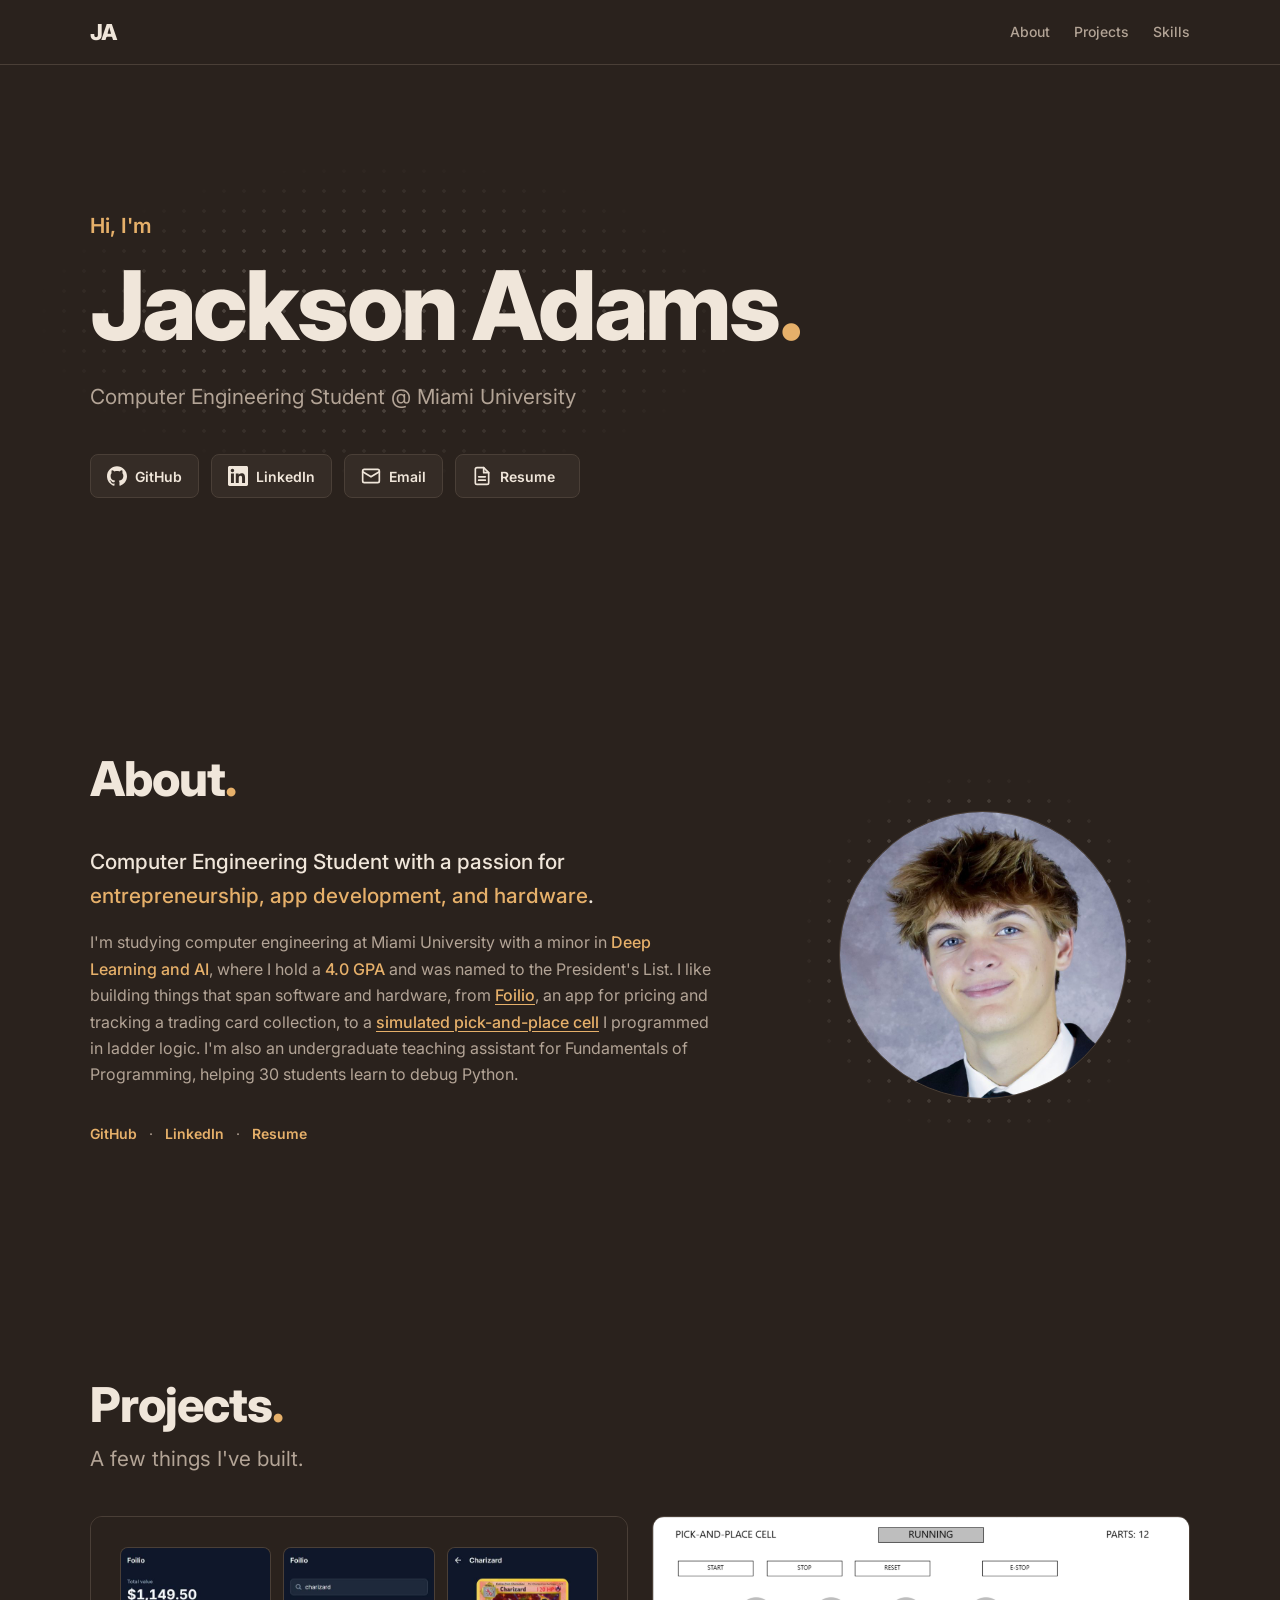
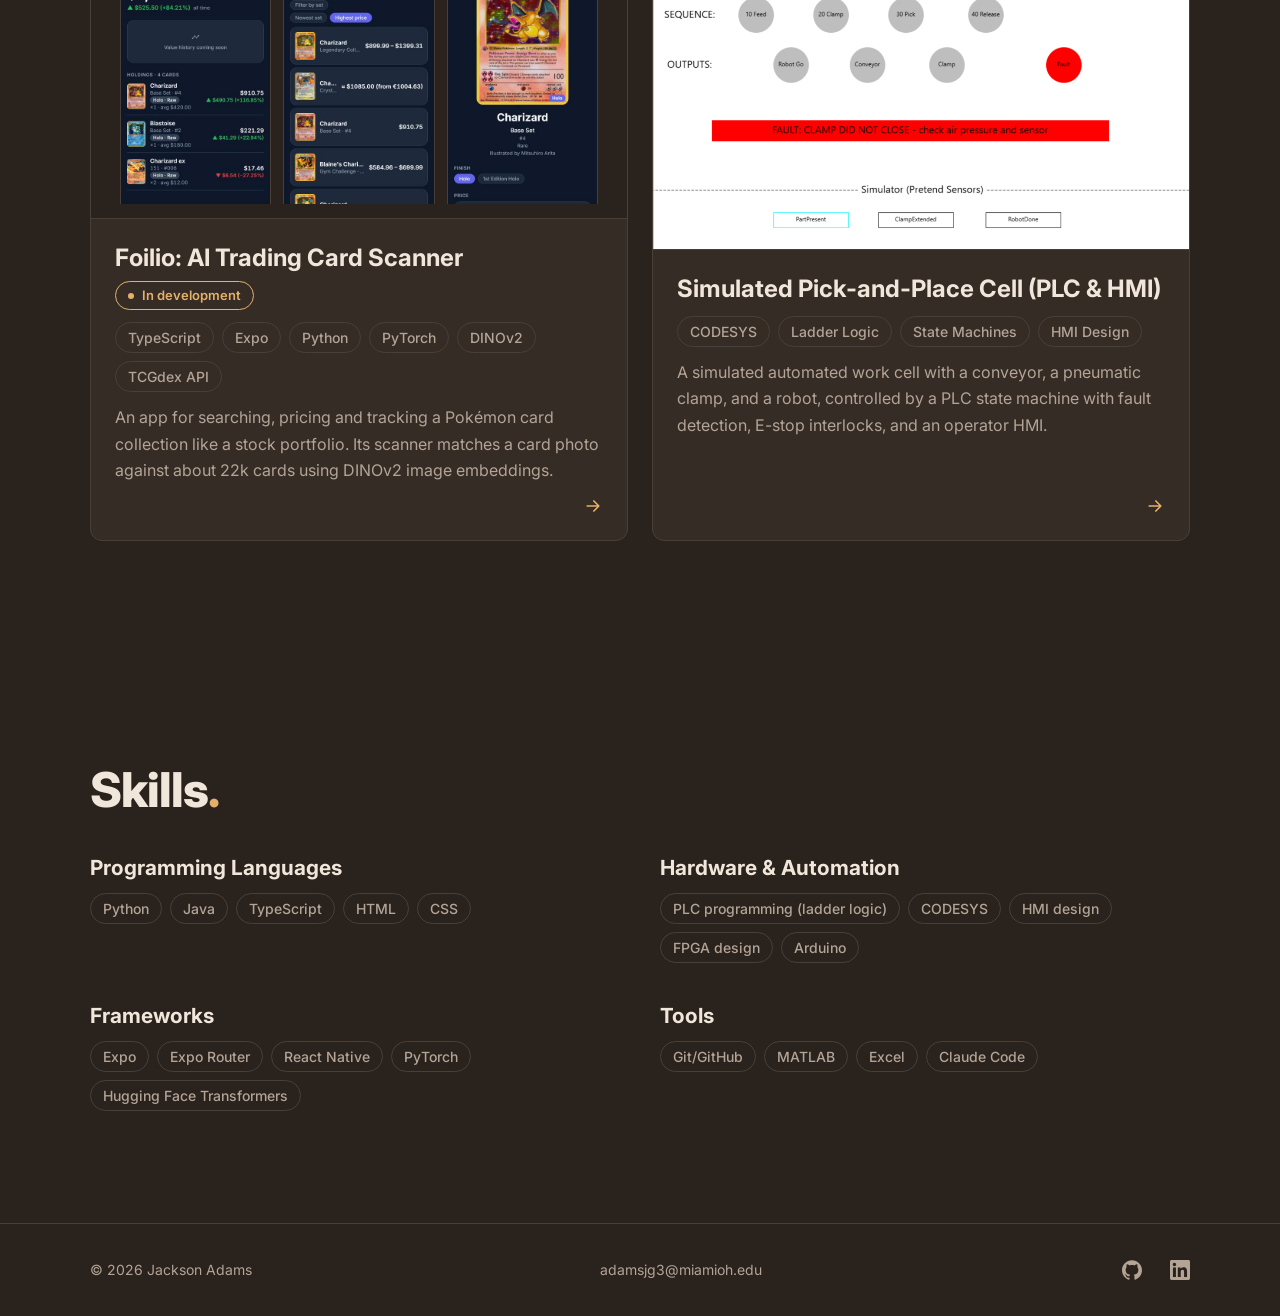
<file: public/index.html>
<!doctype html>
<html lang="en">
<head>
  <meta charset="utf-8">
  <meta name="viewport" content="width=device-width, initial-scale=1">
  <title>Jackson Adams | Computer Engineering Student</title>
  <meta name="description" content="Jackson Adams is a computer engineering student at Miami University building across software and hardware, from a trading card app to PLC control logic.">
  <meta name="theme-color" content="#2a221d">
  <link rel="canonical" href="https://jadams-portfolio.web.app/">
  <link rel="icon" href="assets/favicon.svg" type="image/svg+xml">

  <meta property="og:type" content="website">
  <meta property="og:site_name" content="Jackson Adams">
  <meta property="og:title" content="Jackson Adams | Computer Engineering Student">
  <meta property="og:description" content="Computer engineering student at Miami University building across software and hardware, from a trading card app to PLC control logic.">
  <meta property="og:url" content="https://jadams-portfolio.web.app/">
  <meta property="og:image" content="https://jadams-portfolio.web.app/assets/og-image.png">
  <meta property="og:image:width" content="1200">
  <meta property="og:image:height" content="630">
  <meta property="og:image:alt" content="Jackson Adams, Computer Engineering Student at Miami University">
  <meta name="twitter:card" content="summary_large_image">

  <link rel="preconnect" href="https://fonts.googleapis.com">
  <link rel="preconnect" href="https://fonts.gstatic.com" crossorigin>
  <link rel="stylesheet" href="https://fonts.googleapis.com/css2?family=Inter:wght@400;500;600;700;800&display=swap">
  <link rel="stylesheet" href="css/styles.css">
  <script src="js/main.js"></script>
</head>
<body>
  <svg class="icon-sprite" aria-hidden="true" xmlns="http://www.w3.org/2000/svg">
    <symbol id="icon-github" viewBox="0 0 24 24" fill="currentColor"><path d="M12 .297c-6.63 0-12 5.373-12 12 0 5.303 3.438 9.8 8.205 11.385.6.113.82-.258.82-.577 0-.285-.01-1.04-.015-2.04-3.338.724-4.042-1.61-4.042-1.61C4.422 18.07 3.633 17.7 3.633 17.7c-1.087-.744.084-.729.084-.729 1.205.084 1.838 1.236 1.838 1.236 1.07 1.835 2.809 1.305 3.495.998.108-.776.417-1.305.76-1.605-2.665-.3-5.466-1.332-5.466-5.93 0-1.31.465-2.38 1.235-3.22-.135-.303-.54-1.523.105-3.176 0 0 1.005-.322 3.3 1.23.96-.267 1.98-.399 3-.405 1.02.006 2.04.138 3 .405 2.28-1.552 3.285-1.23 3.285-1.23.645 1.653.24 2.873.12 3.176.765.84 1.23 1.91 1.23 3.22 0 4.61-2.805 5.625-5.475 5.92.42.36.81 1.096.81 2.22 0 1.606-.015 2.896-.015 3.286 0 .315.21.69.825.57C20.565 22.092 24 17.592 24 12.297c0-6.627-5.373-12-12-12"/></symbol>
    <symbol id="icon-linkedin" viewBox="0 0 24 24" fill="currentColor"><path d="M20.447 20.452h-3.554v-5.569c0-1.328-.027-3.037-1.852-3.037-1.853 0-2.136 1.445-2.136 2.939v5.667H9.351V9h3.414v1.561h.046c.477-.9 1.637-1.85 3.37-1.85 3.601 0 4.267 2.37 4.267 5.455v6.286zM5.337 7.433c-1.144 0-2.063-.926-2.063-2.065 0-1.138.92-2.063 2.063-2.063 1.14 0 2.064.925 2.064 2.063 0 1.139-.925 2.065-2.064 2.065zm1.782 13.019H3.555V9h3.564v11.452zM22.225 0H1.771C.792 0 0 .774 0 1.729v20.542C0 23.227.792 24 1.771 24h20.451C23.2 24 24 23.227 24 22.271V1.729C24 .774 23.2 0 22.222 0h.003z"/></symbol>
    <symbol id="icon-mail" viewBox="0 0 24 24" fill="none" stroke="currentColor" stroke-width="2" stroke-linecap="round" stroke-linejoin="round"><rect x="2" y="4" width="20" height="16" rx="2"/><path d="m22 7-10 6L2 7"/></symbol>
    <symbol id="icon-file" viewBox="0 0 24 24" fill="none" stroke="currentColor" stroke-width="2" stroke-linecap="round" stroke-linejoin="round"><path d="M14 2H6a2 2 0 0 0-2 2v16a2 2 0 0 0 2 2h12a2 2 0 0 0 2-2V8z"/><path d="M14 2v6h6M8 13h8M8 17h8"/></symbol>
    <symbol id="icon-arrow" viewBox="0 0 24 24" fill="none" stroke="currentColor" stroke-width="2" stroke-linecap="round" stroke-linejoin="round"><path d="M5 12h14M13 6l6 6-6 6"/></symbol>
    <symbol id="icon-menu" viewBox="0 0 24 24" fill="none" stroke="currentColor" stroke-width="2" stroke-linecap="round"><path d="M3 6h18M3 12h18M3 18h18"/></symbol>
    <symbol id="icon-close" viewBox="0 0 24 24" fill="none" stroke="currentColor" stroke-width="2" stroke-linecap="round"><path d="M5 5l14 14M19 5L5 19"/></symbol>
  </svg>

  <a class="skip-link" href="#main">Skip to content</a>

  <header class="site-header">
    <div class="container site-header__inner">
      <a class="wordmark" href="#hero" aria-label="Jackson Adams, home">JA</a>
      <button class="menu-toggle" type="button" aria-label="Menu" aria-expanded="false" aria-controls="site-nav">
        <svg class="icon menu-toggle__open" aria-hidden="true"><use href="#icon-menu"/></svg>
        <svg class="icon menu-toggle__close" aria-hidden="true"><use href="#icon-close"/></svg>
      </button>
      <nav class="site-nav" id="site-nav" aria-label="Primary">
        <ul class="site-nav__list">
          <li><a class="site-nav__link" href="#about">About</a></li>
          <li><a class="site-nav__link" href="#projects">Projects</a></li>
          <li><a class="site-nav__link" href="#skills">Skills</a></li>
        </ul>
      </nav>
    </div>
  </header>

  <main id="main">
    <section class="hero" id="hero">
      <div class="container hero__inner">
        <div class="dots dots--pulse hero__dots" aria-hidden="true"></div>
        <p class="hero__intro">Hi, I'm</p>
        <h1 class="hero__name">Jackson Adams<span class="period">.</span></h1>
        <p class="hero__subtitle">Computer Engineering Student @ Miami University</p>
        <div class="button-row">
          <a class="btn" href="https://github.com/jgadams15"><svg class="icon" aria-hidden="true"><use href="#icon-github"/></svg>GitHub</a>
          <a class="btn" href="https://www.linkedin.com/in/jackson-adams-miami/"><svg class="icon" aria-hidden="true"><use href="#icon-linkedin"/></svg>LinkedIn</a>
          <a class="btn" href="mailto:adamsjg3@miamioh.edu"><svg class="icon" aria-hidden="true"><use href="#icon-mail"/></svg>Email</a>
          <a class="btn" href="assets/resume.pdf" target="_blank" rel="noopener">
            <svg class="icon" aria-hidden="true"><use href="#icon-file"/></svg>Resume<span class="visually-hidden"> (PDF, opens in a new tab)</span>
          </a>
        </div>
      </div>
    </section>

    <section class="section" id="about">
      <div class="container about">
        <div class="reveal">
          <div class="section-heading">
            <h2 class="section-heading__title">About<span class="period">.</span></h2>
          </div>
          <div class="prose">
            <p class="prose__lead">Computer Engineering Student with a passion for <span class="highlight">entrepreneurship, app development, and hardware</span>.</p>
            <p>I'm studying computer engineering at Miami University with a minor in <span class="highlight">Deep Learning and AI</span>, where I hold a <span class="highlight">4.0 GPA</span> and was named to the President's List. I like building things that span software and hardware, from <a class="text-link" href="projects/foilio.html">Foilio</a>, an app for pricing and tracking a trading card collection, to a <a class="text-link" href="projects/plc-hmi.html">simulated pick-and-place cell</a> I programmed in ladder logic. I'm also an undergraduate teaching assistant for Fundamentals of Programming, helping 30 students learn to debug Python.</p>
          </div>
          <p class="inline-links">
            <a href="https://github.com/jgadams15">GitHub</a>
            <span aria-hidden="true">·</span>
            <a href="https://www.linkedin.com/in/jackson-adams-miami/">LinkedIn</a>
            <span aria-hidden="true">·</span>
            <a href="assets/resume.pdf" target="_blank" rel="noopener">Resume<span class="visually-hidden"> (PDF, opens in a new tab)</span></a>
          </p>
        </div>
        <div class="headshot reveal">
          <div class="dots dots--pulse headshot__dots" aria-hidden="true"></div>
          <img class="headshot__image" src="assets/headshot.jpg" alt="Headshot of Jackson Adams in a dark suit and tie" width="800" height="800" loading="lazy">
        </div>
      </div>
    </section>

    <section class="section" id="projects">
      <div class="container">
        <div class="section-heading reveal">
          <h2 class="section-heading__title">Projects<span class="period">.</span></h2>
          <p class="section-heading__subtitle">A few things I've built.</p>
        </div>
        <ul class="card-grid">
          <li class="reveal">
            <a class="card" href="projects/foilio.html">
              <div class="card__media card__media--phones">
                <img src="assets/foilio/portfolio.png" alt="Foilio portfolio screen showing total value and gain/loss" width="390" height="670" loading="lazy">
                <img src="assets/foilio/search.png" alt="Foilio search results for Charizard sorted by highest price" width="390" height="670" loading="lazy">
                <img src="assets/foilio/card-detail.png" alt="Foilio card detail for Base Set Charizard with prices per finish" width="390" height="670" loading="lazy">
              </div>
              <div class="card__body">
                <div class="card__header">
                  <h3 class="card__title">Foilio: AI Trading Card Scanner</h3>
                  <span class="tag tag--status">In development</span>
                </div>
                <div class="tag-list">
                  <span class="tag">TypeScript</span>
                  <span class="tag">Expo</span>
                  <span class="tag">Python</span>
                  <span class="tag">PyTorch</span>
                  <span class="tag">DINOv2</span>
                  <span class="tag">TCGdex API</span>
                </div>
                <p class="card__description">An app for searching, pricing and tracking a Pok&eacute;mon card collection like a stock portfolio. Its scanner matches a card photo against about 22k cards using DINOv2 image embeddings.</p>
                <svg class="icon card__arrow" aria-hidden="true"><use href="#icon-arrow"/></svg>
              </div>
            </a>
          </li>
          <li class="reveal">
            <a class="card" href="projects/plc-hmi.html">
              <div class="card__media card__media--image">
                <img src="assets/plc/hmi-fault.png" alt="Operator HMI for the pick-and-place cell showing a red clamp fault banner" width="2048" height="1267" loading="lazy">
              </div>
              <div class="card__body">
                <div class="card__header">
                  <h3 class="card__title">Simulated Pick-and-Place Cell (PLC &amp; HMI)</h3>
                </div>
                <div class="tag-list">
                  <span class="tag">CODESYS</span>
                  <span class="tag">Ladder Logic</span>
                  <span class="tag">State Machines</span>
                  <span class="tag">HMI Design</span>
                </div>
                <p class="card__description">A simulated automated work cell with a conveyor, a pneumatic clamp, and a robot, controlled by a PLC state machine with fault detection, E-stop interlocks, and an operator HMI.</p>
                <svg class="icon card__arrow" aria-hidden="true"><use href="#icon-arrow"/></svg>
              </div>
            </a>
          </li>
        </ul>
      </div>
    </section>

    <section class="section" id="skills">
      <div class="container">
        <div class="section-heading reveal">
          <h2 class="section-heading__title">Skills<span class="period">.</span></h2>
        </div>
        <div class="skills-grid">
          <div class="reveal">
            <h3 class="skill-group__title">Programming Languages</h3>
            <ul class="tag-list">
              <li class="tag">Python</li>
              <li class="tag">Java</li>
              <li class="tag">TypeScript</li>
              <li class="tag">HTML</li>
              <li class="tag">CSS</li>
            </ul>
          </div>
          <div class="reveal">
            <h3 class="skill-group__title">Hardware &amp; Automation</h3>
            <ul class="tag-list">
              <li class="tag">PLC programming (ladder logic)</li>
              <li class="tag">CODESYS</li>
              <li class="tag">HMI design</li>
              <li class="tag">FPGA design</li>
              <li class="tag">Arduino</li>
            </ul>
          </div>
          <div class="reveal">
            <h3 class="skill-group__title">Frameworks</h3>
            <ul class="tag-list">
              <li class="tag">Expo</li>
              <li class="tag">Expo Router</li>
              <li class="tag">React Native</li>
              <li class="tag">PyTorch</li>
              <li class="tag">Hugging Face Transformers</li>
            </ul>
          </div>
          <div class="reveal">
            <h3 class="skill-group__title">Tools</h3>
            <ul class="tag-list">
              <li class="tag">Git/GitHub</li>
              <li class="tag">MATLAB</li>
              <li class="tag">Excel</li>
              <li class="tag">Claude Code</li>
            </ul>
          </div>
        </div>
      </div>
    </section>
  </main>

  <footer class="site-footer">
    <div class="container site-footer__inner">
      <p>&copy; 2026 Jackson Adams</p>
      <a href="mailto:adamsjg3@miamioh.edu">adamsjg3@miamioh.edu</a>
      <div class="site-footer__social">
        <a href="https://github.com/jgadams15" aria-label="GitHub"><svg class="icon" aria-hidden="true"><use href="#icon-github"/></svg></a>
        <a href="https://www.linkedin.com/in/jackson-adams-miami/" aria-label="LinkedIn"><svg class="icon" aria-hidden="true"><use href="#icon-linkedin"/></svg></a>
      </div>
    </div>
  </footer>
</body>
</html>
</file>
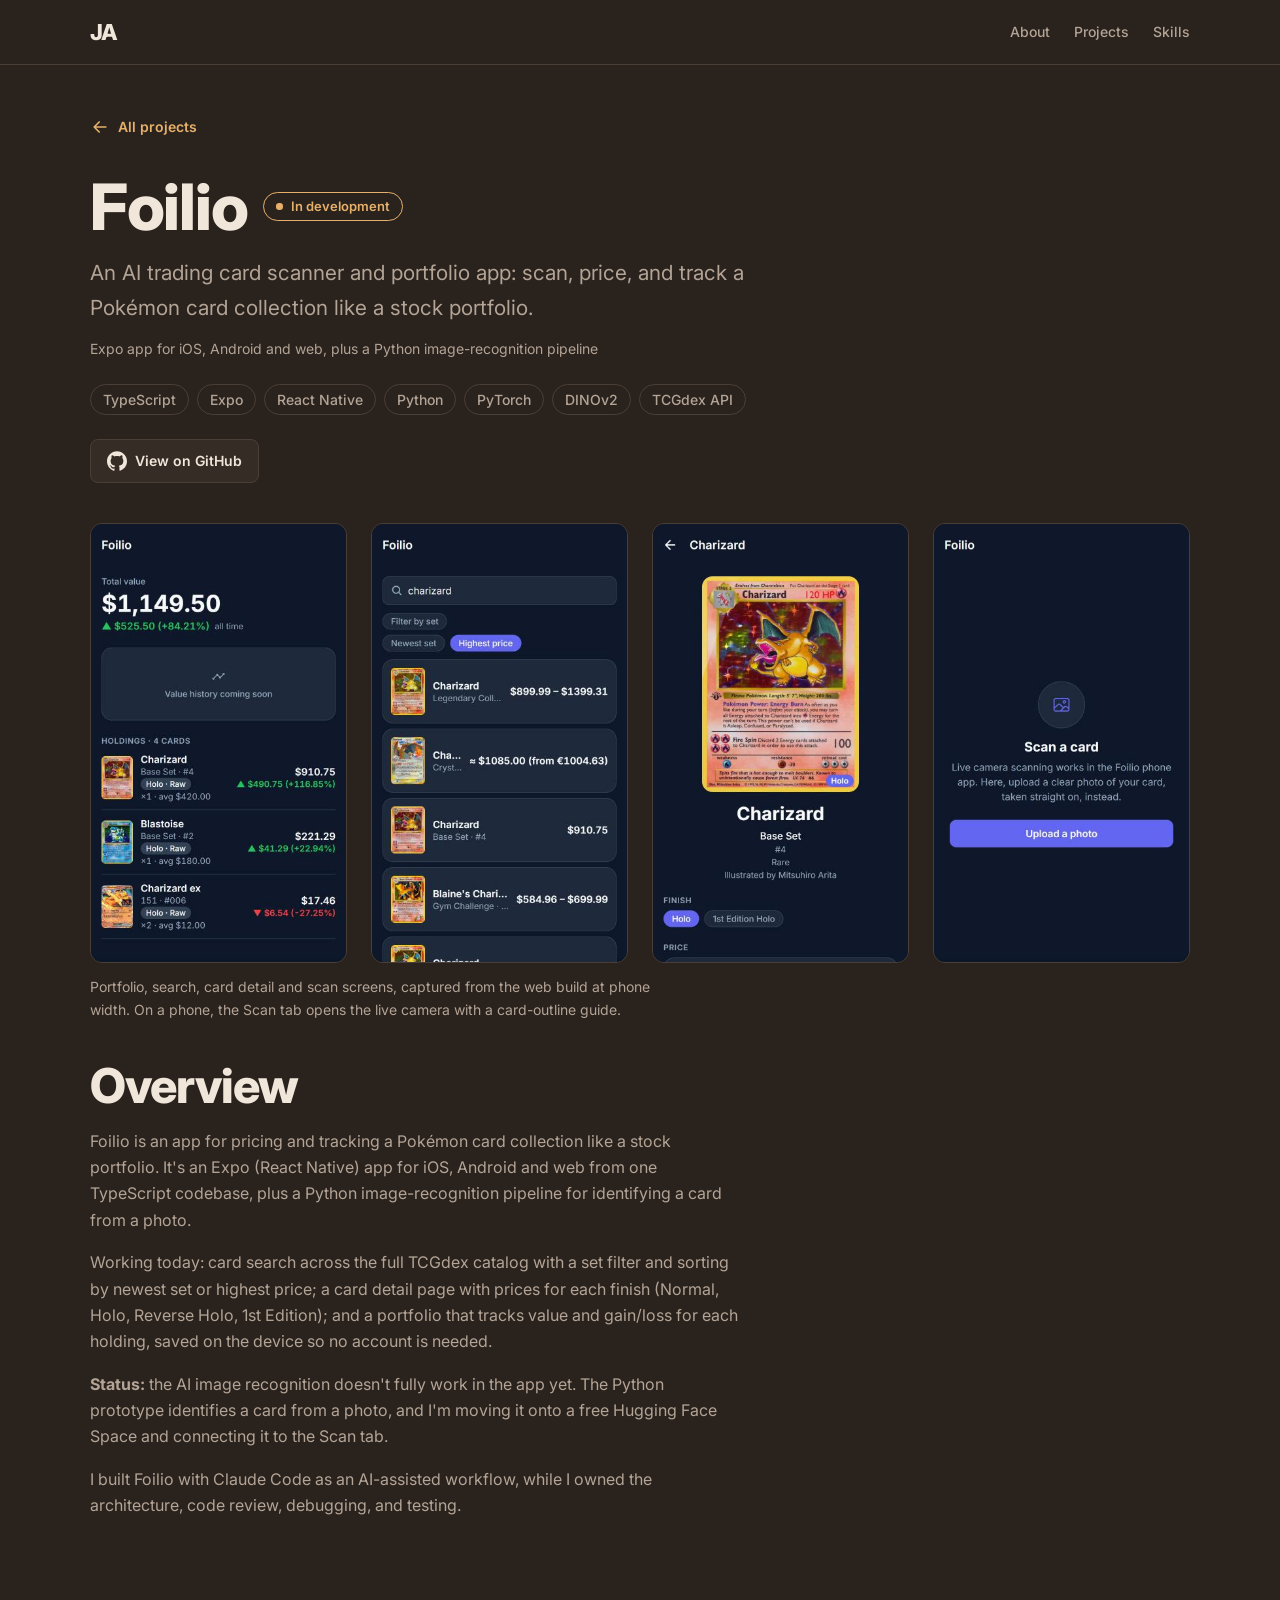
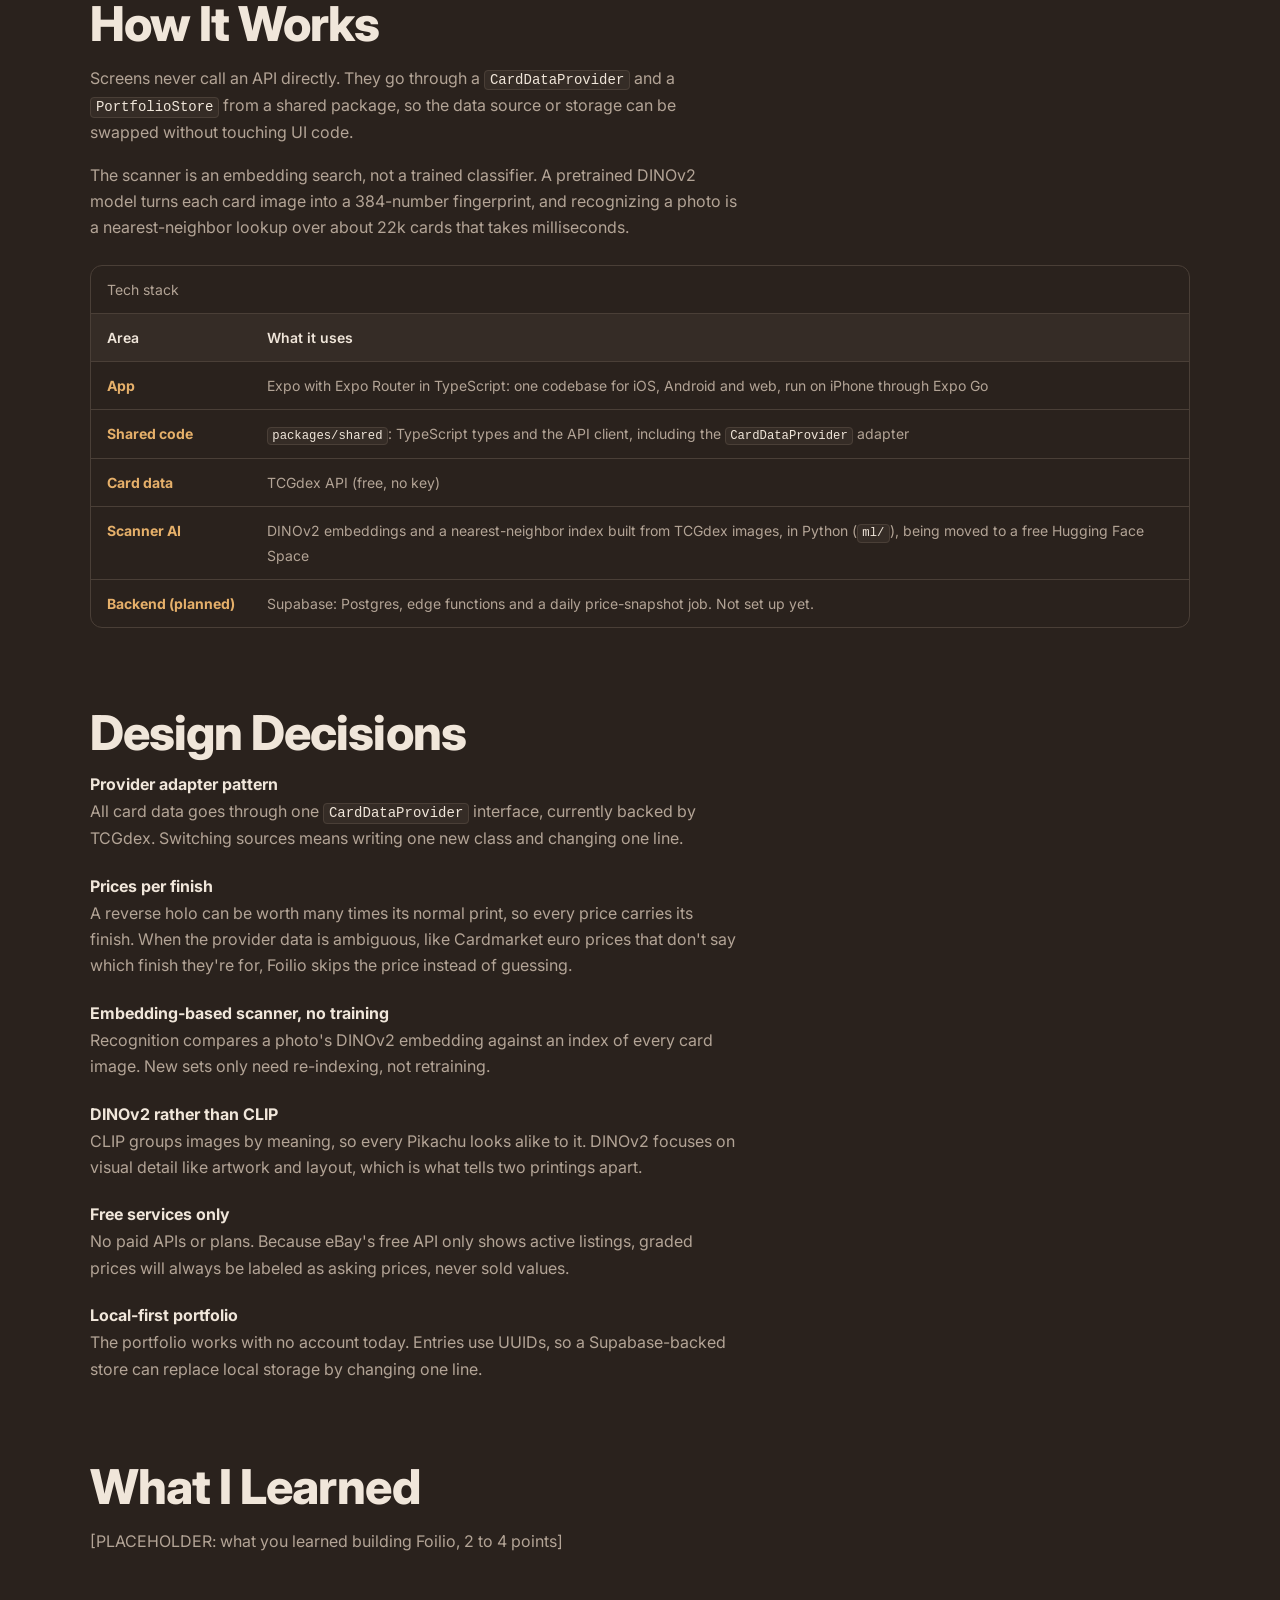
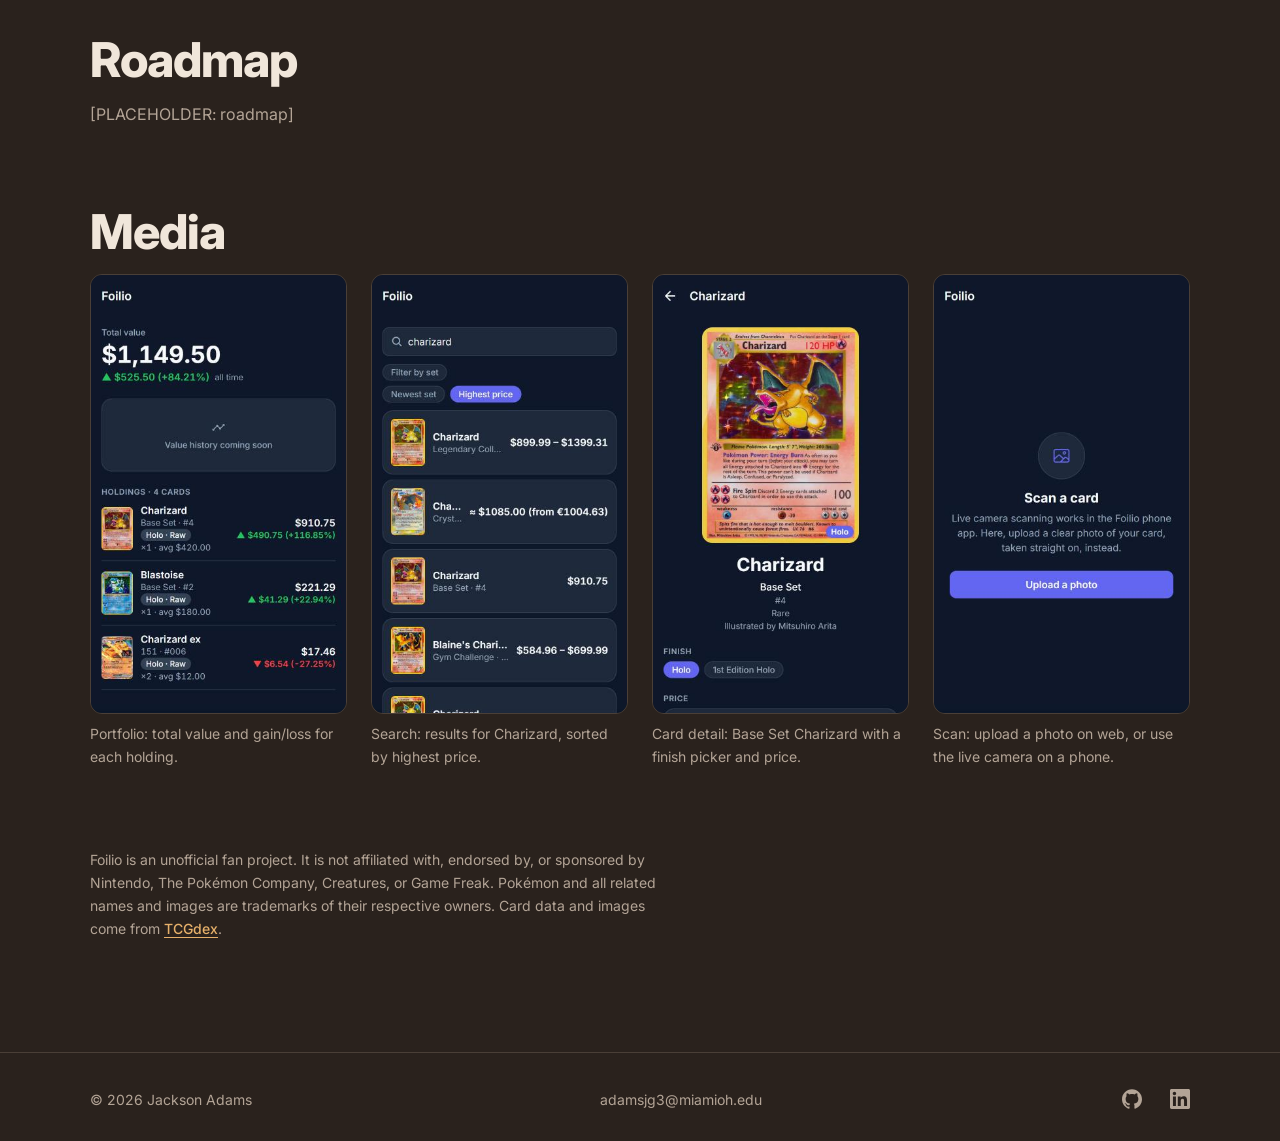
<file: public/projects/foilio.html>
<!doctype html>
<html lang="en">
<head>
  <meta charset="utf-8">
  <meta name="viewport" content="width=device-width, initial-scale=1">
  <title>Foilio: AI Trading Card Scanner | Jackson Adams</title>
  <meta name="description" content="Foilio is an Expo app for searching, pricing and tracking a Pokémon card collection, with a DINOv2 image-recognition scanner in development. By Jackson Adams.">
  <meta name="theme-color" content="#2a221d">
  <link rel="canonical" href="https://jadams-portfolio.web.app/projects/foilio">
  <link rel="icon" href="../assets/favicon.svg" type="image/svg+xml">

  <meta property="og:type" content="article">
  <meta property="og:site_name" content="Jackson Adams">
  <meta property="og:title" content="Foilio: AI Trading Card Scanner | Jackson Adams">
  <meta property="og:description" content="An Expo app for searching, pricing and tracking a Pokémon card collection, with a DINOv2 image-recognition scanner in development.">
  <meta property="og:url" content="https://jadams-portfolio.web.app/projects/foilio">
  <meta property="og:image" content="https://jadams-portfolio.web.app/assets/og-image.png">
  <meta property="og:image:width" content="1200">
  <meta property="og:image:height" content="630">
  <meta property="og:image:alt" content="Jackson Adams, Computer Engineering Student at Miami University">
  <meta name="twitter:card" content="summary_large_image">

  <link rel="preconnect" href="https://fonts.googleapis.com">
  <link rel="preconnect" href="https://fonts.gstatic.com" crossorigin>
  <link rel="stylesheet" href="https://fonts.googleapis.com/css2?family=Inter:wght@400;500;600;700;800&display=swap">
  <link rel="stylesheet" href="../css/styles.css">
  <script src="../js/main.js"></script>
</head>
<body>
  <svg class="icon-sprite" aria-hidden="true" xmlns="http://www.w3.org/2000/svg">
    <symbol id="icon-github" viewBox="0 0 24 24" fill="currentColor"><path d="M12 .297c-6.63 0-12 5.373-12 12 0 5.303 3.438 9.8 8.205 11.385.6.113.82-.258.82-.577 0-.285-.01-1.04-.015-2.04-3.338.724-4.042-1.61-4.042-1.61C4.422 18.07 3.633 17.7 3.633 17.7c-1.087-.744.084-.729.084-.729 1.205.084 1.838 1.236 1.838 1.236 1.07 1.835 2.809 1.305 3.495.998.108-.776.417-1.305.76-1.605-2.665-.3-5.466-1.332-5.466-5.93 0-1.31.465-2.38 1.235-3.22-.135-.303-.54-1.523.105-3.176 0 0 1.005-.322 3.3 1.23.96-.267 1.98-.399 3-.405 1.02.006 2.04.138 3 .405 2.28-1.552 3.285-1.23 3.285-1.23.645 1.653.24 2.873.12 3.176.765.84 1.23 1.91 1.23 3.22 0 4.61-2.805 5.625-5.475 5.92.42.36.81 1.096.81 2.22 0 1.606-.015 2.896-.015 3.286 0 .315.21.69.825.57C20.565 22.092 24 17.592 24 12.297c0-6.627-5.373-12-12-12"/></symbol>
    <symbol id="icon-linkedin" viewBox="0 0 24 24" fill="currentColor"><path d="M20.447 20.452h-3.554v-5.569c0-1.328-.027-3.037-1.852-3.037-1.853 0-2.136 1.445-2.136 2.939v5.667H9.351V9h3.414v1.561h.046c.477-.9 1.637-1.85 3.37-1.85 3.601 0 4.267 2.37 4.267 5.455v6.286zM5.337 7.433c-1.144 0-2.063-.926-2.063-2.065 0-1.138.92-2.063 2.063-2.063 1.14 0 2.064.925 2.064 2.063 0 1.139-.925 2.065-2.064 2.065zm1.782 13.019H3.555V9h3.564v11.452zM22.225 0H1.771C.792 0 0 .774 0 1.729v20.542C0 23.227.792 24 1.771 24h20.451C23.2 24 24 23.227 24 22.271V1.729C24 .774 23.2 0 22.222 0h.003z"/></symbol>
    <symbol id="icon-arrow" viewBox="0 0 24 24" fill="none" stroke="currentColor" stroke-width="2" stroke-linecap="round" stroke-linejoin="round"><path d="M5 12h14M13 6l6 6-6 6"/></symbol>
    <symbol id="icon-menu" viewBox="0 0 24 24" fill="none" stroke="currentColor" stroke-width="2" stroke-linecap="round"><path d="M3 6h18M3 12h18M3 18h18"/></symbol>
    <symbol id="icon-close" viewBox="0 0 24 24" fill="none" stroke="currentColor" stroke-width="2" stroke-linecap="round"><path d="M5 5l14 14M19 5L5 19"/></symbol>
  </svg>

  <a class="skip-link" href="#main">Skip to content</a>

  <header class="site-header">
    <div class="container site-header__inner">
      <a class="wordmark" href="../index.html" aria-label="Jackson Adams, home">JA</a>
      <button class="menu-toggle" type="button" aria-label="Menu" aria-expanded="false" aria-controls="site-nav">
        <svg class="icon menu-toggle__open" aria-hidden="true"><use href="#icon-menu"/></svg>
        <svg class="icon menu-toggle__close" aria-hidden="true"><use href="#icon-close"/></svg>
      </button>
      <nav class="site-nav" id="site-nav" aria-label="Primary">
        <ul class="site-nav__list">
          <li><a class="site-nav__link" href="../index.html#about">About</a></li>
          <li><a class="site-nav__link" href="../index.html#projects">Projects</a></li>
          <li><a class="site-nav__link" href="../index.html#skills">Skills</a></li>
        </ul>
      </nav>
    </div>
  </header>

  <main id="main">
    <div class="container project-intro">
      <a class="back-link" href="../index.html#projects"><svg class="icon" aria-hidden="true"><use href="#icon-arrow"/></svg>All projects</a>
      <div class="project-intro__heading">
        <h1 class="project-intro__title">Foilio</h1>
        <span class="tag tag--status">In development</span>
      </div>
      <p class="project-intro__summary">An AI trading card scanner and portfolio app: scan, price, and track a Pok&eacute;mon card collection like a stock portfolio.</p>
      <p class="project-intro__meta">Expo app for iOS, Android and web, plus a Python image-recognition pipeline</p>
      <ul class="tag-list" aria-label="Technologies">
        <li class="tag">TypeScript</li>
        <li class="tag">Expo</li>
        <li class="tag">React Native</li>
        <li class="tag">Python</li>
        <li class="tag">PyTorch</li>
        <li class="tag">DINOv2</li>
        <li class="tag">TCGdex API</li>
      </ul>
      <div class="button-row">
        <a class="btn" href="https://github.com/jgadams15/Foilio"><svg class="icon" aria-hidden="true"><use href="#icon-github"/></svg>View on GitHub</a>
      </div>
    </div>

    <div class="container">
      <figure class="figure">
        <div class="phone-row">
          <img src="../assets/foilio/portfolio.png" alt="Portfolio screen showing total value, gain/loss, and holdings" width="390" height="670">
          <img src="../assets/foilio/search.png" alt="Search results for Charizard sorted by highest price" width="390" height="670">
          <img src="../assets/foilio/card-detail.png" alt="Base Set Charizard detail with finish picker and price" width="390" height="670">
          <img src="../assets/foilio/scanner.png" alt="Scan screen with upload-a-photo option on web" width="390" height="670">
        </div>
        <figcaption>Portfolio, search, card detail and scan screens, captured from the web build at phone width. On a phone, the Scan tab opens the live camera with a card-outline guide.</figcaption>
      </figure>
      <!--
        DEMO VIDEO (optional, add later)
        1. Save a screen recording of the app (portrait, e.g. from Expo Go) as public/assets/foilio/demo.mp4
           and one frame of it as public/assets/foilio/demo-poster.png.
        2. Paste this figure right here, below the screenshot row:
        <figure class="figure figure--portrait">
          <video src="../assets/foilio/demo.mp4" poster="../assets/foilio/demo-poster.png" width="390" height="844" controls muted playsinline preload="none"></video>
          <figcaption>Searching for a card, opening its prices and adding it to the portfolio.</figcaption>
        </figure>
      -->
    </div>

    <section class="project-section" id="overview">
      <div class="container reveal">
        <div class="section-heading"><h2 class="section-heading__title">Overview</h2></div>
        <div class="prose">
          <p>Foilio is an app for pricing and tracking a Pok&eacute;mon card collection like a stock portfolio. It's an Expo (React Native) app for iOS, Android and web from one TypeScript codebase, plus a Python image-recognition pipeline for identifying a card from a photo.</p>
          <p>Working today: card search across the full TCGdex catalog with a set filter and sorting by newest set or highest price; a card detail page with prices for each finish (Normal, Holo, Reverse Holo, 1st Edition); and a portfolio that tracks value and gain/loss for each holding, saved on the device so no account is needed.</p>
          <p><strong>Status:</strong> the AI image recognition doesn't fully work in the app yet. The Python prototype identifies a card from a photo, and I'm moving it onto a free Hugging Face Space and connecting it to the Scan tab.</p>
          <p>I built Foilio with Claude Code as an AI-assisted workflow, while I owned the architecture, code review, debugging, and testing.</p>
        </div>
      </div>
    </section>

    <section class="project-section" id="how-it-works">
      <div class="container reveal">
        <div class="section-heading"><h2 class="section-heading__title">How It Works</h2></div>
        <div class="prose">
          <p>Screens never call an API directly. They go through a <code>CardDataProvider</code> and a <code>PortfolioStore</code> from a shared package, so the data source or storage can be swapped without touching UI code.</p>
          <p>The scanner is an embedding search, not a trained classifier. A pretrained DINOv2 model turns each card image into a 384-number fingerprint, and recognizing a photo is a nearest-neighbor lookup over about 22k cards that takes milliseconds.</p>
        </div>
        <div class="table-wrap" role="region" aria-label="Tech stack table, scrolls sideways" tabindex="0">
          <table class="table">
            <caption>Tech stack</caption>
            <thead>
              <tr>
                <th scope="col">Area</th>
                <th scope="col">What it uses</th>
              </tr>
            </thead>
            <tbody>
              <tr>
                <th scope="row">App</th>
                <td>Expo with Expo Router in TypeScript: one codebase for iOS, Android and web, run on iPhone through Expo Go</td>
              </tr>
              <tr>
                <th scope="row">Shared code</th>
                <td><code>packages/shared</code>: TypeScript types and the API client, including the <code>CardDataProvider</code> adapter</td>
              </tr>
              <tr>
                <th scope="row">Card data</th>
                <td>TCGdex API (free, no key)</td>
              </tr>
              <tr>
                <th scope="row">Scanner AI</th>
                <td>DINOv2 embeddings and a nearest-neighbor index built from TCGdex images, in Python (<code>ml/</code>), being moved to a free Hugging Face Space</td>
              </tr>
              <tr>
                <th scope="row">Backend (planned)</th>
                <td>Supabase: Postgres, edge functions and a daily price-snapshot job. Not set up yet.</td>
              </tr>
            </tbody>
          </table>
        </div>
      </div>
    </section>

    <section class="project-section" id="design-decisions">
      <div class="container reveal">
        <div class="section-heading"><h2 class="section-heading__title">Design Decisions</h2></div>
        <ul class="feature-list">
          <li>
            <h3>Provider adapter pattern</h3>
            <p>All card data goes through one <code>CardDataProvider</code> interface, currently backed by TCGdex. Switching sources means writing one new class and changing one line.</p>
          </li>
          <li>
            <h3>Prices per finish</h3>
            <p>A reverse holo can be worth many times its normal print, so every price carries its finish. When the provider data is ambiguous, like Cardmarket euro prices that don't say which finish they're for, Foilio skips the price instead of guessing.</p>
          </li>
          <li>
            <h3>Embedding-based scanner, no training</h3>
            <p>Recognition compares a photo's DINOv2 embedding against an index of every card image. New sets only need re-indexing, not retraining.</p>
          </li>
          <li>
            <h3>DINOv2 rather than CLIP</h3>
            <p>CLIP groups images by meaning, so every Pikachu looks alike to it. DINOv2 focuses on visual detail like artwork and layout, which is what tells two printings apart.</p>
          </li>
          <li>
            <h3>Free services only</h3>
            <p>No paid APIs or plans. Because eBay's free API only shows active listings, graded prices will always be labeled as asking prices, never sold values.</p>
          </li>
          <li>
            <h3>Local-first portfolio</h3>
            <p>The portfolio works with no account today. Entries use UUIDs, so a Supabase-backed store can replace local storage by changing one line.</p>
          </li>
        </ul>
      </div>
    </section>

    <section class="project-section" id="what-i-learned">
      <div class="container reveal">
        <div class="section-heading"><h2 class="section-heading__title">What I Learned</h2></div>
        <div class="prose"><p>[PLACEHOLDER: what you learned building Foilio, 2 to 4 points]</p></div>
      </div>
    </section>

    <section class="project-section" id="roadmap">
      <div class="container reveal">
        <div class="section-heading"><h2 class="section-heading__title">Roadmap</h2></div>
        <!-- Source to draw from: the Roadmap section of the Foilio README and docs/roadmap.md. -->
        <div class="prose"><p>[PLACEHOLDER: roadmap]</p></div>
      </div>
    </section>

    <section class="project-section" id="media">
      <div class="container reveal">
        <div class="section-heading"><h2 class="section-heading__title">Media</h2></div>
        <!-- Add more screenshots here as they're made: copy a figure below and point it at a new file in public/assets/foilio/. -->
        <div class="gallery gallery--natural gallery--phones">
          <figure class="gallery__item">
            <img src="../assets/foilio/portfolio.png" alt="Portfolio screen showing total value, gain/loss, and holdings" width="390" height="670" loading="lazy" data-lightbox>
            <figcaption>Portfolio: total value and gain/loss for each holding.</figcaption>
          </figure>
          <figure class="gallery__item">
            <img src="../assets/foilio/search.png" alt="Search results for Charizard sorted by highest price" width="390" height="670" loading="lazy" data-lightbox>
            <figcaption>Search: results for Charizard, sorted by highest price.</figcaption>
          </figure>
          <figure class="gallery__item">
            <img src="../assets/foilio/card-detail.png" alt="Base Set Charizard detail with finish picker and price" width="390" height="670" loading="lazy" data-lightbox>
            <figcaption>Card detail: Base Set Charizard with a finish picker and price.</figcaption>
          </figure>
          <figure class="gallery__item">
            <img src="../assets/foilio/scanner.png" alt="Scan screen with upload-a-photo option on web" width="390" height="670" loading="lazy" data-lightbox>
            <figcaption>Scan: upload a photo on web, or use the live camera on a phone.</figcaption>
          </figure>
        </div>
      </div>
    </section>

    <section class="project-section" aria-label="Disclaimer">
      <div class="container">
        <p class="note">Foilio is an unofficial fan project. It is not affiliated with, endorsed by, or sponsored by Nintendo, The Pok&eacute;mon Company, Creatures, or Game Freak. Pok&eacute;mon and all related names and images are trademarks of their respective owners. Card data and images come from <a class="text-link" href="https://tcgdex.dev">TCGdex</a>.</p>
      </div>
    </section>
  </main>

  <footer class="site-footer">
    <div class="container site-footer__inner">
      <p>&copy; 2026 Jackson Adams</p>
      <a href="mailto:adamsjg3@miamioh.edu">adamsjg3@miamioh.edu</a>
      <div class="site-footer__social">
        <a href="https://github.com/jgadams15" aria-label="GitHub"><svg class="icon" aria-hidden="true"><use href="#icon-github"/></svg></a>
        <a href="https://www.linkedin.com/in/jackson-adams-miami/" aria-label="LinkedIn"><svg class="icon" aria-hidden="true"><use href="#icon-linkedin"/></svg></a>
      </div>
    </div>
  </footer>
</body>
</html>
</file>
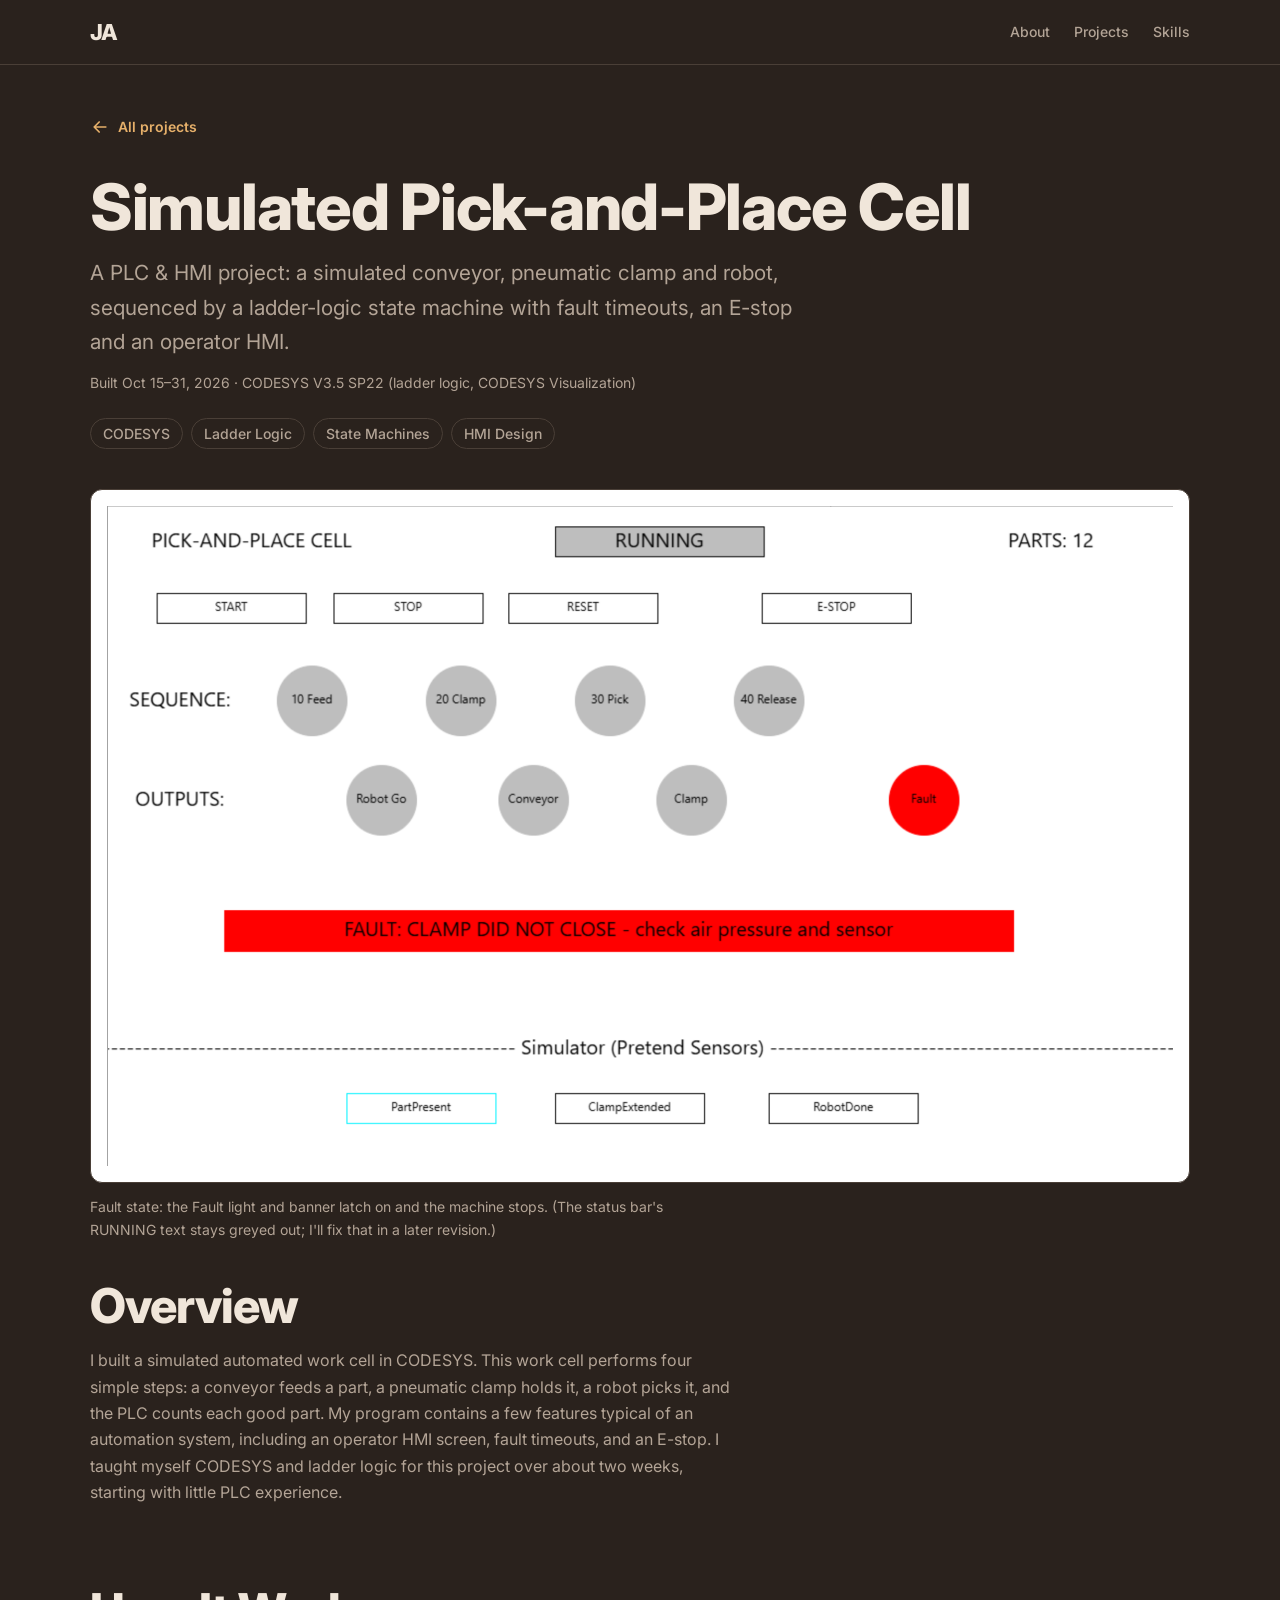
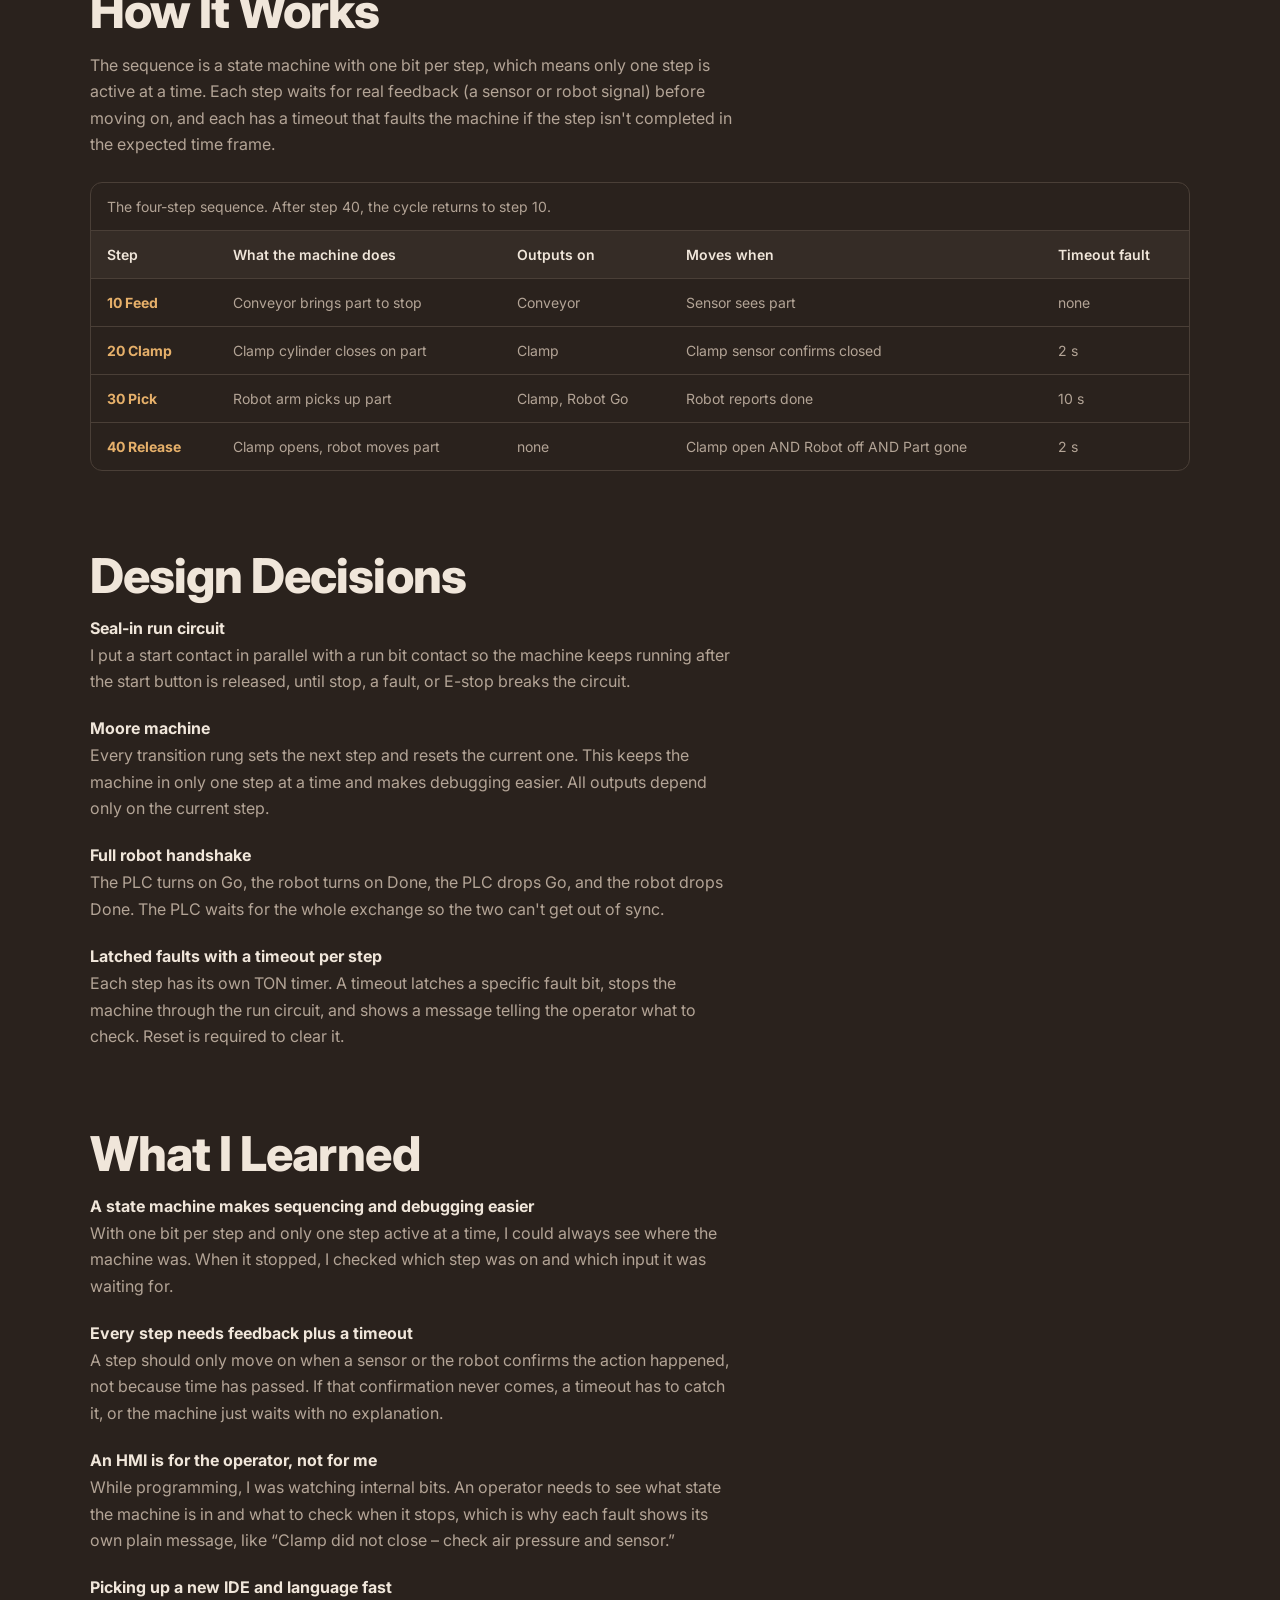
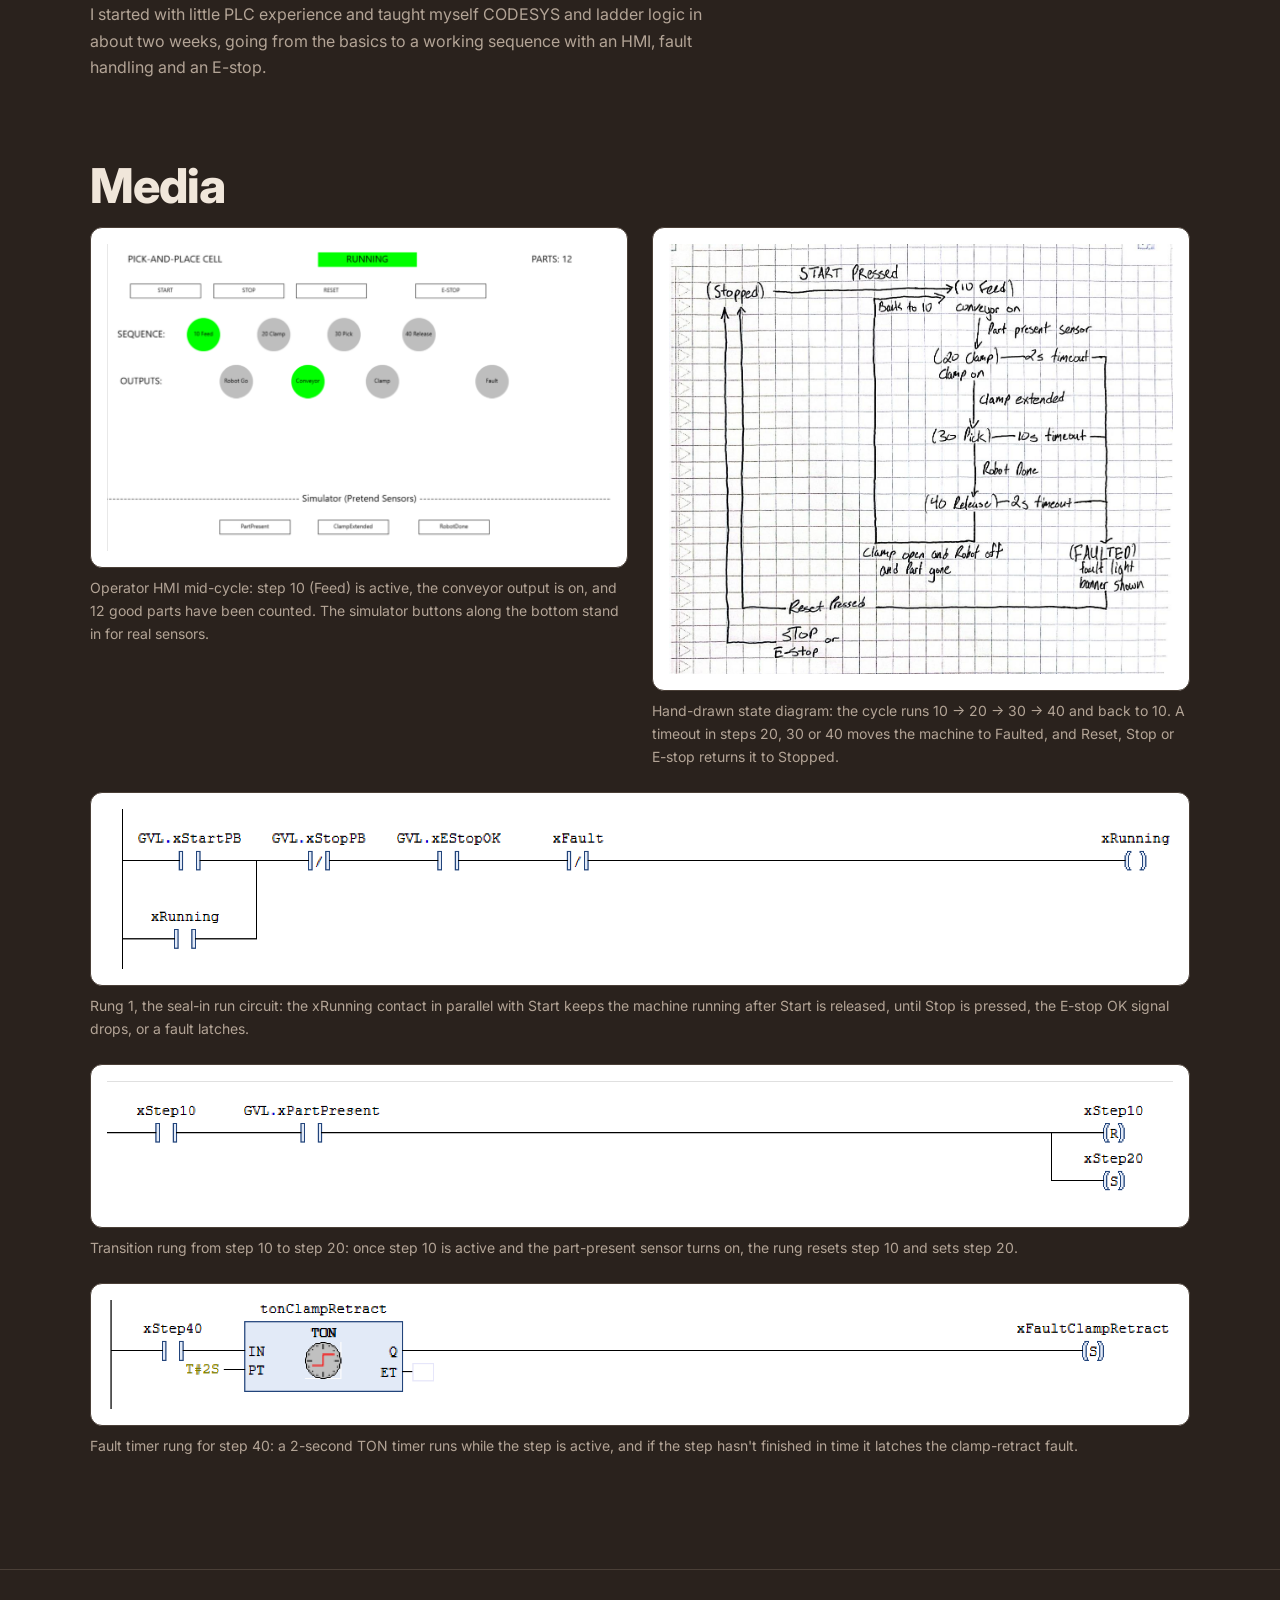
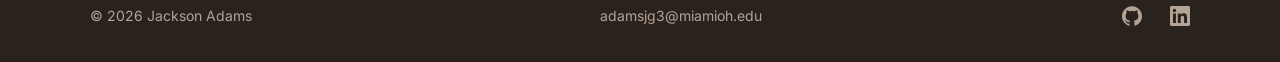
<file: public/projects/plc-hmi.html>
<!doctype html>
<html lang="en">
<head>
  <meta charset="utf-8">
  <meta name="viewport" content="width=device-width, initial-scale=1">
  <title>Simulated Pick-and-Place Cell (PLC &amp; HMI) | Jackson Adams</title>
  <meta name="description" content="A simulated pick-and-place work cell built in CODESYS: a ladder-logic state machine with fault timeouts, an E-stop, a robot handshake and an operator HMI. By Jackson Adams.">
  <meta name="theme-color" content="#2a221d">
  <link rel="canonical" href="https://jadams-portfolio.web.app/projects/plc-hmi">
  <link rel="icon" href="../assets/favicon.svg" type="image/svg+xml">

  <meta property="og:type" content="article">
  <meta property="og:site_name" content="Jackson Adams">
  <meta property="og:title" content="Simulated Pick-and-Place Cell (PLC &amp; HMI) | Jackson Adams">
  <meta property="og:description" content="A ladder-logic state machine in CODESYS with fault timeouts, an E-stop, a robot handshake and an operator HMI.">
  <meta property="og:url" content="https://jadams-portfolio.web.app/projects/plc-hmi">
  <meta property="og:image" content="https://jadams-portfolio.web.app/assets/og-image.png">
  <meta property="og:image:width" content="1200">
  <meta property="og:image:height" content="630">
  <meta property="og:image:alt" content="Jackson Adams, Computer Engineering Student at Miami University">
  <meta name="twitter:card" content="summary_large_image">

  <link rel="preconnect" href="https://fonts.googleapis.com">
  <link rel="preconnect" href="https://fonts.gstatic.com" crossorigin>
  <link rel="stylesheet" href="https://fonts.googleapis.com/css2?family=Inter:wght@400;500;600;700;800&display=swap">
  <link rel="stylesheet" href="../css/styles.css">
  <script src="../js/main.js"></script>
</head>
<body>
  <svg class="icon-sprite" aria-hidden="true" xmlns="http://www.w3.org/2000/svg">
    <symbol id="icon-github" viewBox="0 0 24 24" fill="currentColor"><path d="M12 .297c-6.63 0-12 5.373-12 12 0 5.303 3.438 9.8 8.205 11.385.6.113.82-.258.82-.577 0-.285-.01-1.04-.015-2.04-3.338.724-4.042-1.61-4.042-1.61C4.422 18.07 3.633 17.7 3.633 17.7c-1.087-.744.084-.729.084-.729 1.205.084 1.838 1.236 1.838 1.236 1.07 1.835 2.809 1.305 3.495.998.108-.776.417-1.305.76-1.605-2.665-.3-5.466-1.332-5.466-5.93 0-1.31.465-2.38 1.235-3.22-.135-.303-.54-1.523.105-3.176 0 0 1.005-.322 3.3 1.23.96-.267 1.98-.399 3-.405 1.02.006 2.04.138 3 .405 2.28-1.552 3.285-1.23 3.285-1.23.645 1.653.24 2.873.12 3.176.765.84 1.23 1.91 1.23 3.22 0 4.61-2.805 5.625-5.475 5.92.42.36.81 1.096.81 2.22 0 1.606-.015 2.896-.015 3.286 0 .315.21.69.825.57C20.565 22.092 24 17.592 24 12.297c0-6.627-5.373-12-12-12"/></symbol>
    <symbol id="icon-linkedin" viewBox="0 0 24 24" fill="currentColor"><path d="M20.447 20.452h-3.554v-5.569c0-1.328-.027-3.037-1.852-3.037-1.853 0-2.136 1.445-2.136 2.939v5.667H9.351V9h3.414v1.561h.046c.477-.9 1.637-1.85 3.37-1.85 3.601 0 4.267 2.37 4.267 5.455v6.286zM5.337 7.433c-1.144 0-2.063-.926-2.063-2.065 0-1.138.92-2.063 2.063-2.063 1.14 0 2.064.925 2.064 2.063 0 1.139-.925 2.065-2.064 2.065zm1.782 13.019H3.555V9h3.564v11.452zM22.225 0H1.771C.792 0 0 .774 0 1.729v20.542C0 23.227.792 24 1.771 24h20.451C23.2 24 24 23.227 24 22.271V1.729C24 .774 23.2 0 22.222 0h.003z"/></symbol>
    <symbol id="icon-arrow" viewBox="0 0 24 24" fill="none" stroke="currentColor" stroke-width="2" stroke-linecap="round" stroke-linejoin="round"><path d="M5 12h14M13 6l6 6-6 6"/></symbol>
    <symbol id="icon-menu" viewBox="0 0 24 24" fill="none" stroke="currentColor" stroke-width="2" stroke-linecap="round"><path d="M3 6h18M3 12h18M3 18h18"/></symbol>
    <symbol id="icon-close" viewBox="0 0 24 24" fill="none" stroke="currentColor" stroke-width="2" stroke-linecap="round"><path d="M5 5l14 14M19 5L5 19"/></symbol>
  </svg>

  <a class="skip-link" href="#main">Skip to content</a>

  <header class="site-header">
    <div class="container site-header__inner">
      <a class="wordmark" href="../index.html" aria-label="Jackson Adams, home">JA</a>
      <button class="menu-toggle" type="button" aria-label="Menu" aria-expanded="false" aria-controls="site-nav">
        <svg class="icon menu-toggle__open" aria-hidden="true"><use href="#icon-menu"/></svg>
        <svg class="icon menu-toggle__close" aria-hidden="true"><use href="#icon-close"/></svg>
      </button>
      <nav class="site-nav" id="site-nav" aria-label="Primary">
        <ul class="site-nav__list">
          <li><a class="site-nav__link" href="../index.html#about">About</a></li>
          <li><a class="site-nav__link" href="../index.html#projects">Projects</a></li>
          <li><a class="site-nav__link" href="../index.html#skills">Skills</a></li>
        </ul>
      </nav>
    </div>
  </header>

  <main id="main">
    <div class="container project-intro">
      <a class="back-link" href="../index.html#projects"><svg class="icon" aria-hidden="true"><use href="#icon-arrow"/></svg>All projects</a>
      <h1 class="project-intro__title">Simulated Pick-and-Place Cell</h1>
      <p class="project-intro__summary">A PLC &amp; HMI project: a simulated conveyor, pneumatic clamp and robot, sequenced by a ladder-logic state machine with fault timeouts, an E-stop and an operator HMI.</p>
      <p class="project-intro__meta">Built Oct 15&ndash;31, 2026 &middot; CODESYS V3.5 SP22 (ladder logic, CODESYS Visualization)</p>
      <ul class="tag-list" aria-label="Technologies">
        <li class="tag">CODESYS</li>
        <li class="tag">Ladder Logic</li>
        <li class="tag">State Machines</li>
        <li class="tag">HMI Design</li>
      </ul>
    </div>

    <div class="container">
      <figure class="figure">
        <div class="frame-light">
          <img src="../assets/plc/hmi-fault.png" alt="Operator HMI during a fault: every step light is off, the red Fault light is on, and a red banner reads FAULT: CLAMP DID NOT CLOSE - check air pressure and sensor." width="2048" height="1267" data-lightbox>
        </div>
        <figcaption>Fault state: the Fault light and banner latch on and the machine stops. (The status bar's RUNNING text stays greyed out; I'll fix that in a later revision.)</figcaption>
      </figure>
      <!--
        DEMO VIDEO (optional, add later)
        1. Save a screen recording of the HMI running a cycle as public/assets/plc/demo.mp4
           and one frame of it as public/assets/plc/demo-poster.png.
        2. Paste this figure right here, below the fault screenshot:
        <figure class="figure">
          <video src="../assets/plc/demo.mp4" poster="../assets/plc/demo-poster.png" width="1920" height="1080" controls muted playsinline preload="none"></video>
          <figcaption>One full cycle on the operator HMI, from Start to a counted part.</figcaption>
        </figure>
      -->
    </div>

    <section class="project-section" id="overview">
      <div class="container reveal">
        <div class="section-heading"><h2 class="section-heading__title">Overview</h2></div>
        <div class="prose">
          <p>I built a simulated automated work cell in CODESYS. This work cell performs four simple steps: a conveyor feeds a part, a pneumatic clamp holds it, a robot picks it, and the PLC counts each good part. My program contains a few features typical of an automation system, including an operator HMI screen, fault timeouts, and an E-stop. I taught myself CODESYS and ladder logic for this project over about two weeks, starting with little PLC experience.</p>
        </div>
      </div>
    </section>

    <section class="project-section" id="how-it-works">
      <div class="container reveal">
        <div class="section-heading"><h2 class="section-heading__title">How It Works</h2></div>
        <div class="prose">
          <p>The sequence is a state machine with one bit per step, which means only one step is active at a time. Each step waits for real feedback (a sensor or robot signal) before moving on, and each has a timeout that faults the machine if the step isn't completed in the expected time frame.</p>
        </div>
        <div class="table-wrap" role="region" aria-label="Four-step sequence table, scrolls sideways" tabindex="0">
          <table class="table table--wide">
            <caption>The four-step sequence. After step 40, the cycle returns to step 10.</caption>
            <thead>
              <tr>
                <th scope="col">Step</th>
                <th scope="col">What the machine does</th>
                <th scope="col">Outputs on</th>
                <th scope="col">Moves when</th>
                <th scope="col">Timeout fault</th>
              </tr>
            </thead>
            <tbody>
              <tr>
                <th scope="row">10 Feed</th>
                <td>Conveyor brings part to stop</td>
                <td>Conveyor</td>
                <td>Sensor sees part</td>
                <td>none</td>
              </tr>
              <tr>
                <th scope="row">20 Clamp</th>
                <td>Clamp cylinder closes on part</td>
                <td>Clamp</td>
                <td>Clamp sensor confirms closed</td>
                <td>2&nbsp;s</td>
              </tr>
              <tr>
                <th scope="row">30 Pick</th>
                <td>Robot arm picks up part</td>
                <td>Clamp, Robot Go</td>
                <td>Robot reports done</td>
                <td>10&nbsp;s</td>
              </tr>
              <tr>
                <th scope="row">40 Release</th>
                <td>Clamp opens, robot moves part</td>
                <td>none</td>
                <td>Clamp open AND Robot off AND Part gone</td>
                <td>2&nbsp;s</td>
              </tr>
            </tbody>
          </table>
        </div>
      </div>
    </section>

    <section class="project-section" id="design-decisions">
      <div class="container reveal">
        <div class="section-heading"><h2 class="section-heading__title">Design Decisions</h2></div>
        <ul class="feature-list">
          <li>
            <h3>Seal-in run circuit</h3>
            <p>I put a start contact in parallel with a run bit contact so the machine keeps running after the start button is released, until stop, a fault, or E-stop breaks the circuit.</p>
          </li>
          <li>
            <h3>Moore machine</h3>
            <p>Every transition rung sets the next step and resets the current one. This keeps the machine in only one step at a time and makes debugging easier. All outputs depend only on the current step.</p>
          </li>
          <li>
            <h3>Full robot handshake</h3>
            <p>The PLC turns on Go, the robot turns on Done, the PLC drops Go, and the robot drops Done. The PLC waits for the whole exchange so the two can't get out of sync.</p>
          </li>
          <li>
            <h3>Latched faults with a timeout per step</h3>
            <p>Each step has its own TON timer. A timeout latches a specific fault bit, stops the machine through the run circuit, and shows a message telling the operator what to check. Reset is required to clear it.</p>
          </li>
        </ul>
      </div>
    </section>

    <section class="project-section" id="what-i-learned">
      <div class="container reveal">
        <div class="section-heading"><h2 class="section-heading__title">What I Learned</h2></div>
        <ul class="feature-list">
          <li>
            <h3>A state machine makes sequencing and debugging easier</h3>
            <p>With one bit per step and only one step active at a time, I could always see where the machine was. When it stopped, I checked which step was on and which input it was waiting for.</p>
          </li>
          <li>
            <h3>Every step needs feedback plus a timeout</h3>
            <p>A step should only move on when a sensor or the robot confirms the action happened, not because time has passed. If that confirmation never comes, a timeout has to catch it, or the machine just waits with no explanation.</p>
          </li>
          <li>
            <h3>An HMI is for the operator, not for me</h3>
            <p>While programming, I was watching internal bits. An operator needs to see what state the machine is in and what to check when it stops, which is why each fault shows its own plain message, like &ldquo;Clamp did not close &ndash; check air pressure and sensor.&rdquo;</p>
          </li>
          <li>
            <h3>Picking up a new IDE and language fast</h3>
            <p>I started with little PLC experience and taught myself CODESYS and ladder logic in about two weeks, going from the basics to a working sequence with an HMI, fault handling and an E-stop.</p>
          </li>
        </ul>
      </div>
    </section>

    <section class="project-section" id="media">
      <div class="container reveal">
        <div class="section-heading"><h2 class="section-heading__title">Media</h2></div>
        <div class="gallery gallery--natural">
          <figure class="gallery__item">
            <div class="frame-light">
              <img src="../assets/plc/hmi-running.png" alt="Operator HMI while running: the 10 Feed step light and the Conveyor output light are green, and the parts counter reads 12." width="2048" height="1247" loading="lazy" data-lightbox>
            </div>
            <figcaption>Operator HMI mid-cycle: step 10 (Feed) is active, the conveyor output is on, and 12 good parts have been counted. The simulator buttons along the bottom stand in for real sensors.</figcaption>
          </figure>
          <figure class="gallery__item">
            <div class="frame-light">
              <img src="../assets/plc/state-diagram.jpg" alt="Hand-drawn state diagram on graph paper showing Stopped, steps 10 to 40, and a Faulted state." width="1197" height="1022" loading="lazy" data-lightbox>
            </div>
            <figcaption>Hand-drawn state diagram: the cycle runs 10 &rarr; 20 &rarr; 30 &rarr; 40 and back to 10. A timeout in steps 20, 30 or 40 moves the machine to Faulted, and Reset, Stop or E-stop returns it to Stopped.</figcaption>
          </figure>
          <figure class="gallery__item gallery__item--wide">
            <div class="frame-light">
              <img src="../assets/plc/rung-seal-in.png" alt="Ladder rung: xStartPB in parallel with xRunning, in series with normally closed xStopPB, xEStopOK and normally closed xFault, driving the xRunning coil." width="1846" height="276" loading="lazy" data-lightbox>
            </div>
            <figcaption>Rung 1, the seal-in run circuit: the xRunning contact in parallel with Start keeps the machine running after Start is released, until Stop is pressed, the E-stop OK signal drops, or a fault latches.</figcaption>
          </figure>
          <figure class="gallery__item gallery__item--wide">
            <div class="frame-light">
              <img src="../assets/plc/rung-transition.png" alt="Ladder rung: xStep10 and GVL.xPartPresent in series, driving a reset coil on xStep10 and a set coil on xStep20." width="1852" height="226" loading="lazy" data-lightbox>
            </div>
            <figcaption>Transition rung from step 10 to step 20: once step 10 is active and the part-present sensor turns on, the rung resets step 10 and sets step 20.</figcaption>
          </figure>
          <figure class="gallery__item gallery__item--wide">
            <div class="frame-light">
              <img src="../assets/plc/rung-fault-timer.png" alt="Ladder rung: xStep40 enables a TON timer named tonClampRetract with a 2-second preset, whose output sets xFaultClampRetract." width="1864" height="190" loading="lazy" data-lightbox>
            </div>
            <figcaption>Fault timer rung for step 40: a 2-second TON timer runs while the step is active, and if the step hasn't finished in time it latches the clamp-retract fault.</figcaption>
          </figure>
        </div>
      </div>
    </section>
  </main>

  <footer class="site-footer">
    <div class="container site-footer__inner">
      <p>&copy; 2026 Jackson Adams</p>
      <a href="mailto:adamsjg3@miamioh.edu">adamsjg3@miamioh.edu</a>
      <div class="site-footer__social">
        <a href="https://github.com/jgadams15" aria-label="GitHub"><svg class="icon" aria-hidden="true"><use href="#icon-github"/></svg></a>
        <a href="https://www.linkedin.com/in/jackson-adams-miami/" aria-label="LinkedIn"><svg class="icon" aria-hidden="true"><use href="#icon-linkedin"/></svg></a>
      </div>
    </div>
  </footer>
</body>
</html>
</file>
<file: public/css/styles.css>
/* ==========================================================================
   Design tokens: change the whole theme from this block.
   ========================================================================== */
:root {
  color-scheme: dark;

  /* Color */
  --color-bg: #2a221d;            /* espresso */
  --color-surface: #352c26;       /* a step lighter: cards, buttons, table header */
  --color-border: #4a3f37;        /* hairlines, button hover fill */
  --color-text: #f0e6da;          /* cream: 12.67:1 on bg, 11.07:1 on surface */
  --color-muted: #b3a496;         /* taupe: 6.44:1 on bg, 5.63:1 on surface */
  --color-accent: #e6b06a;        /* amber: 8.02:1 on bg, 7.00:1 on surface */
  --color-accent-light: #e6b06a;  /* same amber; kept as a token for small accent text */
  --color-accent-glow: rgb(230 176 106 / 0.22);
  --color-dot: rgb(240 230 218 / 0.16);
  --color-overlay: rgb(20 16 13 / 0.94);
  --color-paper: #ffffff;         /* light card behind white-background screenshots */

  /* Type */
  --font-sans: "Inter", system-ui, -apple-system, "Segoe UI", Roboto, sans-serif;
  --weight-body: 400;
  --weight-medium: 500;
  --weight-semibold: 600;
  --weight-bold: 700;
  --weight-black: 800;
  --text-sm: 0.875rem;
  --text-base: 1rem;
  --text-lg: clamp(1.125rem, 1.05rem + 0.35vw, 1.3rem);
  --text-xl: clamp(1.25rem, 1.15rem + 0.45vw, 1.5rem);
  --text-2xl: clamp(2rem, 1.5rem + 2.2vw, 3rem);
  --text-3xl: clamp(2.5rem, 1.7rem + 3.4vw, 4rem);
  --text-hero: clamp(3rem, 1.45rem + 6.62vw, 6rem); /* 3rem at 375px, 6rem at 1100px */
  --leading-tight: 1.05;
  --leading-body: 1.65;

  /* Spacing */
  --space-1: 0.25rem;
  --space-2: 0.5rem;
  --space-3: 0.75rem;
  --space-4: 1rem;
  --space-5: 1.5rem;
  --space-6: 2.5rem;
  --space-7: 4rem;
  --space-8: 6rem;
  --section-padding: clamp(4rem, 3rem + 5vw, 7rem);
  --max-width: 1100px;
  --gutter: var(--space-5);
  --header-height: 4rem;

  /* Shape */
  --radius-card: 12px;
  --radius-button: 8px;
  --radius-pill: 999px;

  /* Motion */
  --duration: 250ms;
  --transition: var(--duration) ease;
}

/* ==========================================================================
   Base
   ========================================================================== */
*,
*::before,
*::after {
  box-sizing: border-box;
}

html {
  background: var(--color-bg);
  scroll-behavior: smooth;
  scroll-padding-top: calc(var(--header-height) + var(--space-4));
  -webkit-text-size-adjust: 100%;
}

body {
  margin: 0;
  background: var(--color-bg);
  color: var(--color-text);
  font-family: var(--font-sans);
  font-size: var(--text-base);
  font-weight: var(--weight-body);
  line-height: var(--leading-body);
  -webkit-font-smoothing: antialiased;
}

h1,
h2,
h3,
p,
ul,
figure {
  margin: 0;
}

h1,
h2 {
  font-weight: var(--weight-black);
  line-height: var(--leading-tight);
  letter-spacing: -0.02em;
}

h3 {
  font-weight: var(--weight-bold);
  line-height: 1.25;
}

ul {
  padding: 0;
  list-style: none;
}

img,
svg {
  display: block;
  max-width: 100%;
}

img {
  height: auto;
}

a {
  color: inherit;
  text-decoration: none;
}

button {
  font: inherit;
  color: inherit;
}

:focus-visible {
  outline: 2px solid var(--color-accent-light);
  outline-offset: 2px;
}

.container {
  width: 100%;
  max-width: calc(var(--max-width) + 2 * var(--gutter));
  margin-inline: auto;
  padding-inline: var(--gutter);
}

.section {
  padding-block: var(--section-padding);
}

.prose {
  max-width: 65ch;
  color: var(--color-muted);
}

.prose > * + * {
  margin-top: var(--space-4);
}

.prose__lead {
  color: var(--color-text);
  font-size: var(--text-lg);
  font-weight: var(--weight-medium);
}

/* Readable by screen readers, invisible on screen. */
.visually-hidden {
  position: absolute;
  width: 1px;
  height: 1px;
  overflow: hidden;
  clip: rect(0 0 0 0);
  white-space: nowrap;
}

code {
  padding: 0.1em 0.35em;
  background: var(--color-surface);
  border: 1px solid var(--color-border);
  border-radius: 4px;
  color: var(--color-text);
  font-family: ui-monospace, "Cascadia Code", Consolas, monospace;
  font-size: 0.875em;
  overflow-wrap: anywhere;
}

.icon {
  flex: none;
  width: 1.25rem;
  height: 1.25rem;
}

.icon-sprite {
  display: none;
}

.skip-link {
  position: absolute;
  top: var(--space-2);
  left: var(--space-2);
  z-index: 200;
  padding: var(--space-2) var(--space-4);
  background: var(--color-surface);
  border-radius: var(--radius-button);
  transform: translateY(-200%);
}

.skip-link:focus {
  transform: none;
}

/* ==========================================================================
   Header
   ========================================================================== */
.site-header {
  position: sticky;
  top: 0;
  z-index: 50;
  background: var(--color-bg);
  border-bottom: 1px solid var(--color-border);
}

.site-header__inner {
  display: flex;
  flex-wrap: wrap;
  align-items: center;
  justify-content: space-between;
  column-gap: var(--space-5);
  min-height: var(--header-height);
}

/* Minimal "JA" monogram. */
.wordmark {
  font-size: 1.375rem;
  font-weight: var(--weight-black);
  letter-spacing: -0.04em;
  white-space: nowrap;
}

.site-nav__list {
  display: flex;
  gap: var(--space-5);
}

.site-nav__link {
  position: relative;
  display: block;
  padding-block: var(--space-2);
  color: var(--color-muted);
  font-size: var(--text-sm);
  font-weight: var(--weight-medium);
  transition: color var(--transition);
}

.site-nav__link:hover {
  color: var(--color-text);
}

/* Thin amber underline that draws in from the left on hover. */
.site-nav__link::after {
  content: "";
  position: absolute;
  right: 0;
  bottom: 0.25rem;
  left: 0;
  height: 2px;
  background: var(--color-accent);
  transform: scaleX(0);
  transform-origin: left;
  transition: transform var(--transition);
}

.site-nav__link:hover::after,
.site-nav__link:focus-visible::after {
  transform: scaleX(1);
}

.menu-toggle {
  display: none;
  align-items: center;
  justify-content: center;
  width: 2.75rem;
  height: 2.75rem;
  margin-right: calc(-1 * var(--space-2));
  background: none;
  border: 0;
  border-radius: var(--radius-button);
  cursor: pointer;
}

.menu-toggle__close,
.menu-toggle[aria-expanded="true"] .menu-toggle__open {
  display: none;
}

.menu-toggle[aria-expanded="true"] .menu-toggle__close {
  display: block;
}

/* Collapsing needs JS to reopen, so it only applies when .js is set. */
@media (max-width: 719.98px) {
  .js .menu-toggle {
    display: inline-flex;
  }

  .js .site-nav {
    display: none;
    position: absolute;
    inset: 100% 0 auto;
    background: var(--color-bg);
    border-bottom: 1px solid var(--color-border);
  }

  .js .site-nav.is-open {
    display: block;
  }

  .js .site-nav__list {
    flex-direction: column;
    gap: 0;
    padding: var(--space-2) var(--gutter);
  }

  .js .site-nav__link {
    padding-block: var(--space-3);
    font-size: var(--text-base);
  }

  .js .site-nav__link::after {
    right: auto;
    bottom: var(--space-2);
    width: 2.5rem;
  }
}

/* ==========================================================================
   Footer
   ========================================================================== */
.site-footer {
  border-top: 1px solid var(--color-border);
  color: var(--color-muted);
  font-size: var(--text-sm);
}

.site-footer__inner {
  display: flex;
  flex-wrap: wrap;
  align-items: center;
  justify-content: space-between;
  gap: var(--space-3) var(--space-6);
  padding-block: var(--space-5);
}

.site-footer a {
  transition: color var(--transition);
}

.site-footer a:hover {
  color: var(--color-text);
}

.site-footer__social {
  display: flex;
  gap: var(--space-1);
  margin-right: calc(-1 * var(--space-3));
}

.site-footer__social a {
  display: inline-flex;
  align-items: center;
  justify-content: center;
  width: 2.75rem;
  height: 2.75rem;
}

/* ==========================================================================
   Buttons
   ========================================================================== */
.button-row {
  display: flex;
  flex-wrap: wrap;
  gap: var(--space-3);
}

.btn {
  display: inline-flex;
  align-items: center;
  gap: var(--space-2);
  min-height: 2.75rem;
  padding: var(--space-2) var(--space-4);
  background: var(--color-surface);
  border: 1px solid var(--color-border);
  border-radius: var(--radius-button);
  font-size: var(--text-sm);
  font-weight: var(--weight-semibold);
  transition: border-color var(--transition), background-color var(--transition);
}

.btn:hover {
  background: var(--color-border);
  border-color: var(--color-accent);
}

/* ==========================================================================
   Tags
   ========================================================================== */
.tag-list {
  display: flex;
  flex-wrap: wrap;
  gap: var(--space-2);
}

.tag {
  display: inline-block;
  padding: var(--space-1) var(--space-3);
  border: 1px solid var(--color-border);
  border-radius: var(--radius-pill);
  color: var(--color-muted);
  font-size: var(--text-sm);
  font-weight: var(--weight-medium);
  line-height: 1.5;
  transition: border-color var(--transition), color var(--transition);
}

.tag:hover {
  border-color: var(--color-accent);
  color: var(--color-text);
}

/* Status badge: a tag variant with an amber outline and a small dot. */
.tag--status {
  display: inline-flex;
  align-items: center;
  gap: var(--space-2);
  border-color: var(--color-accent);
  color: var(--color-accent-light);
  font-size: 0.8125rem;
  font-weight: var(--weight-semibold);
}

.tag--status::before {
  content: "";
  width: 0.4rem;
  height: 0.4rem;
  border-radius: 50%;
  background: var(--color-accent-light);
}

.tag--status:hover {
  color: var(--color-accent-light);
}

/* ==========================================================================
   Inline text accents
   ========================================================================== */
.period {
  color: var(--color-accent);
}

.highlight {
  color: var(--color-accent-light);
  font-weight: var(--weight-medium);
}

.text-link {
  color: var(--color-accent-light);
  font-weight: var(--weight-medium);
  text-decoration: underline;
  text-decoration-thickness: 1px;
  text-underline-offset: 0.2em;
  transition: color var(--transition);
}

.text-link:hover {
  color: var(--color-text);
}

.inline-links {
  display: flex;
  flex-wrap: wrap;
  align-items: center;
  gap: var(--space-1) var(--space-3);
  margin-top: var(--space-5);
  font-size: var(--text-sm);
}

.inline-links a {
  display: inline-flex;
  align-items: center;
  min-height: 2.75rem;
  color: var(--color-accent-light);
  font-weight: var(--weight-semibold);
  transition: color var(--transition);
}

.inline-links a:hover {
  color: var(--color-text);
}

.inline-links span {
  color: var(--color-muted);
}

/* ==========================================================================
   Section heading
   ========================================================================== */
.section-heading {
  margin-bottom: var(--space-6);
}

.section-heading__title {
  font-size: var(--text-2xl);
}

.section-heading__subtitle {
  margin-top: var(--space-3);
  color: var(--color-muted);
  font-size: var(--text-lg);
}

/* ==========================================================================
   Dotted grid decoration
   ========================================================================== */
.dots {
  --dot-gap: 20px;
  --dot-fade-start: 55%;
  position: absolute;
  pointer-events: none;
  background-image: radial-gradient(circle at center, var(--color-dot) 1.5px, transparent 2px);
  background-size: var(--dot-gap) var(--dot-gap);
  -webkit-mask-image: radial-gradient(closest-side, #000 var(--dot-fade-start), transparent);
  mask-image: radial-gradient(closest-side, #000 var(--dot-fade-start), transparent);
}

/* The amber layers tile at odd multiples of the gap, so they land on grid dots. */
.dots--pulse::before,
.dots--pulse::after {
  content: "";
  position: absolute;
  inset: 0;
  opacity: 0;
  background-image: radial-gradient(circle at center, var(--color-accent-light) 2px, transparent 2.5px);
  animation: dot-pulse 6s ease-in-out infinite;
}

.dots--pulse::before {
  background-size: calc(var(--dot-gap) * 7) calc(var(--dot-gap) * 5);
}

.dots--pulse::after {
  background-size: calc(var(--dot-gap) * 11) calc(var(--dot-gap) * 9);
  animation-delay: -3s;
}

@keyframes dot-pulse {
  0%,
  100% {
    opacity: 0.1;
  }

  50% {
    opacity: 1;
  }
}

/* ==========================================================================
   Hero
   ========================================================================== */
.hero {
  overflow: hidden;
  padding-block: clamp(5rem, 3rem + 9vw, 9rem);
}

.hero__inner {
  position: relative;
}

.hero__inner > :not(.dots) {
  position: relative;
}

.hero__dots {
  top: -3rem;
  left: -2rem;
  width: min(44rem, 100%);
  height: 20rem;
}

.hero__intro {
  margin-bottom: var(--space-3);
  color: var(--color-accent-light);
  font-size: var(--text-lg);
  font-weight: var(--weight-semibold);
}

.hero__name {
  font-size: var(--text-hero);
  letter-spacing: -0.03em;
}

.hero__subtitle {
  max-width: 40rem;
  margin-block: var(--space-5) var(--space-6);
  color: var(--color-muted);
  font-size: var(--text-lg);
}

/* ==========================================================================
   About
   ========================================================================== */
.about {
  display: grid;
  gap: var(--space-7);
  align-items: center;
}

.headshot {
  position: relative;
  justify-self: center;
  width: min(100% - 2rem, 18rem); /* leaves room for the dots at narrow widths */
}

.headshot__dots {
  --dot-fade-start: 80%;
  inset: -2.5rem;
}

.headshot__image {
  position: relative;
  width: 100%;
  aspect-ratio: 1;
  border: 1px solid var(--color-border);
  border-radius: 50%;
  object-fit: cover;
}

@media (min-width: 800px) {
  .about {
    grid-template-columns: 1.5fr 1fr;
  }
}

/* ==========================================================================
   Project cards
   ========================================================================== */
.card-grid {
  display: grid;
  gap: var(--space-5);
}

@media (min-width: 720px) {
  .card-grid {
    grid-template-columns: repeat(2, minmax(0, 1fr));
  }
}

.card-grid > li {
  display: flex;
}

.card {
  display: flex;
  flex-direction: column;
  width: 100%;
  overflow: hidden;
  background: var(--color-surface);
  border: 1px solid var(--color-border);
  border-radius: var(--radius-card);
  transition: transform var(--transition), border-color var(--transition), box-shadow var(--transition);
}

.card:hover {
  transform: translateY(-4px);
  border-color: var(--color-accent);
  box-shadow: 0 12px 40px var(--color-accent-glow);
}

.card__media {
  display: grid;
  place-items: center;
  aspect-ratio: 16 / 9;
  padding: var(--space-4);
  background: var(--color-bg);
  border-bottom: 1px solid var(--color-border);
  color: var(--color-muted);
  font-size: var(--text-sm);
  text-align: center;
}

.card__media img {
  width: 100%;
  height: 100%;
  object-fit: cover;
}

/* A single screenshot filling the 16:9 frame. */
.card__media--image {
  padding: 0;
}

/* Several portrait phone screenshots side by side. */
.card__media--phones {
  display: flex;
  justify-content: center;
  gap: var(--space-3);
  padding: var(--space-4) var(--space-4) 0;
  overflow: hidden;
}

.card__media--phones img {
  width: auto;
  height: auto;
  min-width: 0;
  max-width: 30%;
  object-fit: contain;
  object-position: top;
  border: 1px solid var(--color-border);
  border-bottom: 0;
  border-radius: var(--radius-button) var(--radius-button) 0 0;
}

.card__header {
  display: flex;
  flex-wrap: wrap;
  align-items: center;
  gap: var(--space-2) var(--space-3);
}

.card__body {
  display: flex;
  flex: 1;
  flex-direction: column;
  gap: var(--space-3);
  padding: var(--space-5);
}

.card__title {
  font-size: var(--text-xl);
}

.card__description {
  flex: 1;
  color: var(--color-muted);
}

.card__arrow {
  align-self: flex-end;
  color: var(--color-accent-light);
  transition: transform var(--transition);
}

.card:hover .card__arrow {
  transform: translateX(4px);
}

/* ==========================================================================
   Skills
   ========================================================================== */
.skills-grid {
  display: grid;
  gap: var(--space-6);
}

@media (min-width: 720px) {
  .skills-grid {
    grid-template-columns: repeat(2, minmax(0, 1fr));
  }
}

.skill-group__title {
  margin-bottom: var(--space-3);
  font-size: var(--text-lg);
}

/* ==========================================================================
   Project pages
   ========================================================================== */
.back-link {
  display: inline-flex;
  align-items: center;
  gap: var(--space-2);
  min-height: 2.75rem;
  margin-bottom: var(--space-5);
  color: var(--color-accent-light);
  font-size: var(--text-sm);
  font-weight: var(--weight-semibold);
}

.back-link:hover {
  color: var(--color-text);
}

.back-link .icon {
  transform: rotate(180deg);
}

.project-intro {
  padding-block: var(--space-6) var(--space-6);
}

.project-intro__title {
  font-size: var(--text-3xl);
}

.project-intro__heading {
  display: flex;
  flex-wrap: wrap;
  align-items: center;
  gap: var(--space-3) var(--space-4);
}

.project-intro__summary {
  max-width: 45rem;
  margin-block: var(--space-4) var(--space-3);
  color: var(--color-muted);
  font-size: var(--text-lg);
}

.project-intro__meta {
  margin-bottom: var(--space-5);
  color: var(--color-muted);
  font-size: var(--text-sm);
}

.project-intro .button-row {
  margin-top: var(--space-5);
}

.project-section {
  padding-block: var(--space-6);
}

.project-section:last-of-type {
  padding-bottom: var(--section-padding);
}

.project-section .section-heading {
  margin-bottom: var(--space-4);
}

.project-section .table-wrap,
.project-section .prose + .feature-list {
  margin-top: var(--space-5);
}

/* Titled points (design decisions, lessons): heading + muted paragraph. */
.feature-list {
  display: grid;
  gap: var(--space-5);
  max-width: 65ch;
}

.feature-list h3 {
  margin-bottom: var(--space-1);
  font-size: var(--text-base);
}

.feature-list p {
  color: var(--color-muted);
}

.note {
  max-width: 65ch;
  color: var(--color-muted);
  font-size: var(--text-sm);
}

/* ==========================================================================
   Figures: the large media spot under a project intro
   ========================================================================== */
.figure img,
.figure video {
  width: 100%;
  border: 1px solid var(--color-border);
  border-radius: var(--radius-card);
}

.figure video {
  display: block;
  height: auto;
  background: var(--color-surface);
}

.figure + .figure {
  margin-top: var(--space-6);
}

/* A portrait video (phone recording) stays phone-sized instead of full width. */
.figure--portrait video {
  max-width: 22rem;
}

.figure figcaption {
  max-width: 65ch;
  margin-top: var(--space-3);
  color: var(--color-muted);
  font-size: var(--text-sm);
}

/* White card so screenshots with a white background (HMI, ladder rungs) stay
   readable on the dark page instead of glaring edge to edge. */
.frame-light {
  padding: clamp(var(--space-2), 2vw, var(--space-4));
  background: var(--color-paper);
  border: 1px solid var(--color-border);
  border-radius: var(--radius-card);
}

.figure .frame-light img,
.gallery .frame-light img {
  border: 0;
  border-radius: 0;
}

/* Row of portrait phone screenshots: 2 across on phones, 4 on wider screens. */
.phone-row {
  display: grid;
  grid-template-columns: repeat(2, minmax(0, 1fr));
  gap: var(--space-4);
}

@media (min-width: 720px) {
  .phone-row {
    grid-template-columns: repeat(4, minmax(0, 1fr));
    gap: var(--space-5);
  }
}

.phone-row img {
  width: 100%;
  border: 1px solid var(--color-border);
  border-radius: var(--radius-card);
}

/* ==========================================================================
   Media placeholder
   ========================================================================== */
.media-placeholder {
  display: grid;
  place-items: center;
  aspect-ratio: 16 / 9;
  padding: var(--space-4);
  background: var(--color-surface);
  border: 1px dashed var(--color-muted);
  border-radius: var(--radius-card);
  color: var(--color-muted);
  font-size: var(--text-sm);
  font-weight: var(--weight-medium);
  text-align: center;
}

/* ==========================================================================
   Gallery
   ========================================================================== */
.gallery {
  display: grid;
  gap: var(--space-5);
}

@media (min-width: 640px) {
  .gallery {
    grid-template-columns: repeat(2, minmax(0, 1fr));
  }
}

.gallery__item img {
  width: 100%;
  aspect-ratio: 16 / 9;
  border: 1px solid var(--color-border);
  border-radius: var(--radius-card);
  object-fit: cover;
}

.gallery__item figcaption {
  margin-top: var(--space-2);
  color: var(--color-muted);
  font-size: var(--text-sm);
}

/* Uncropped images at their own aspect ratio (the default crops to 16:9). */
.gallery--natural {
  align-items: start;
}

.gallery--natural .gallery__item img {
  aspect-ratio: auto;
  object-fit: contain;
}

/* Very wide images (ladder rungs) take the full row so they stay legible. */
.gallery__item--wide {
  grid-column: 1 / -1;
}

/* Portrait phone screenshots: 2 across, 4 across from 720px. */
.gallery--phones {
  grid-template-columns: repeat(2, minmax(0, 1fr));
}

@media (min-width: 720px) {
  .gallery--phones {
    grid-template-columns: repeat(4, minmax(0, 1fr));
  }
}

/* ==========================================================================
   Table
   ========================================================================== */
.table-wrap {
  margin-top: var(--space-5);
  overflow-x: auto;
  border: 1px solid var(--color-border);
  border-radius: var(--radius-card);
}

.table {
  width: 100%;
  border-collapse: collapse;
  font-size: var(--text-sm);
}

/* Many-column tables keep readable columns and scroll inside .table-wrap
   on narrow screens instead of squishing. */
.table--wide {
  min-width: 44rem;
}

.table caption {
  padding: var(--space-3) var(--space-4);
  color: var(--color-muted);
  text-align: left;
}

.table th,
.table td {
  padding: var(--space-3) var(--space-4);
  border-top: 1px solid var(--color-border);
  text-align: left;
  vertical-align: top;
}

.table thead th {
  background: var(--color-surface);
  font-weight: var(--weight-semibold);
}

.table tbody th {
  color: var(--color-accent-light);
  font-weight: var(--weight-bold);
  white-space: nowrap;
}

.table td {
  color: var(--color-muted);
}

/* ==========================================================================
   Scroll reveal
   Hidden only when main.js has run, so content stays visible without JS.
   ========================================================================== */
.js .reveal {
  opacity: 0;
  transform: translateY(1.25rem);
  transition: opacity var(--transition), transform var(--transition);
}

.js .reveal.is-visible {
  opacity: 1;
  transform: none;
}

/* ==========================================================================
   Lightbox
   ========================================================================== */
.js img[data-lightbox] {
  cursor: zoom-in;
}

.lightbox {
  position: fixed;
  inset: 0;
  z-index: 100;
  display: grid;
  place-items: center;
  padding: var(--space-5);
  background: var(--color-overlay);
  cursor: zoom-out;
  opacity: 0;
  visibility: hidden;
  transition: opacity var(--transition), visibility 0s linear var(--duration);
}

.lightbox.is-open {
  opacity: 1;
  visibility: visible;
  transition: opacity var(--transition);
}

.lightbox:focus {
  outline: none;
}

.lightbox__image {
  width: min(100%, 1400px);
  max-height: calc(100vh - 2 * var(--space-5));
  border-radius: var(--radius-card);
  object-fit: contain;
}

/* ==========================================================================
   Reduced motion: turns off every animation and transition on the site.
   ========================================================================== */
@media (prefers-reduced-motion: reduce) {
  html {
    scroll-behavior: auto;
  }

  *,
  *::before,
  *::after {
    animation: none !important;
    transition: none !important;
  }

  .js .reveal {
    opacity: 1;
    transform: none;
  }

  .card:hover,
  .card:hover .card__arrow {
    transform: none;
  }
}
</file>
